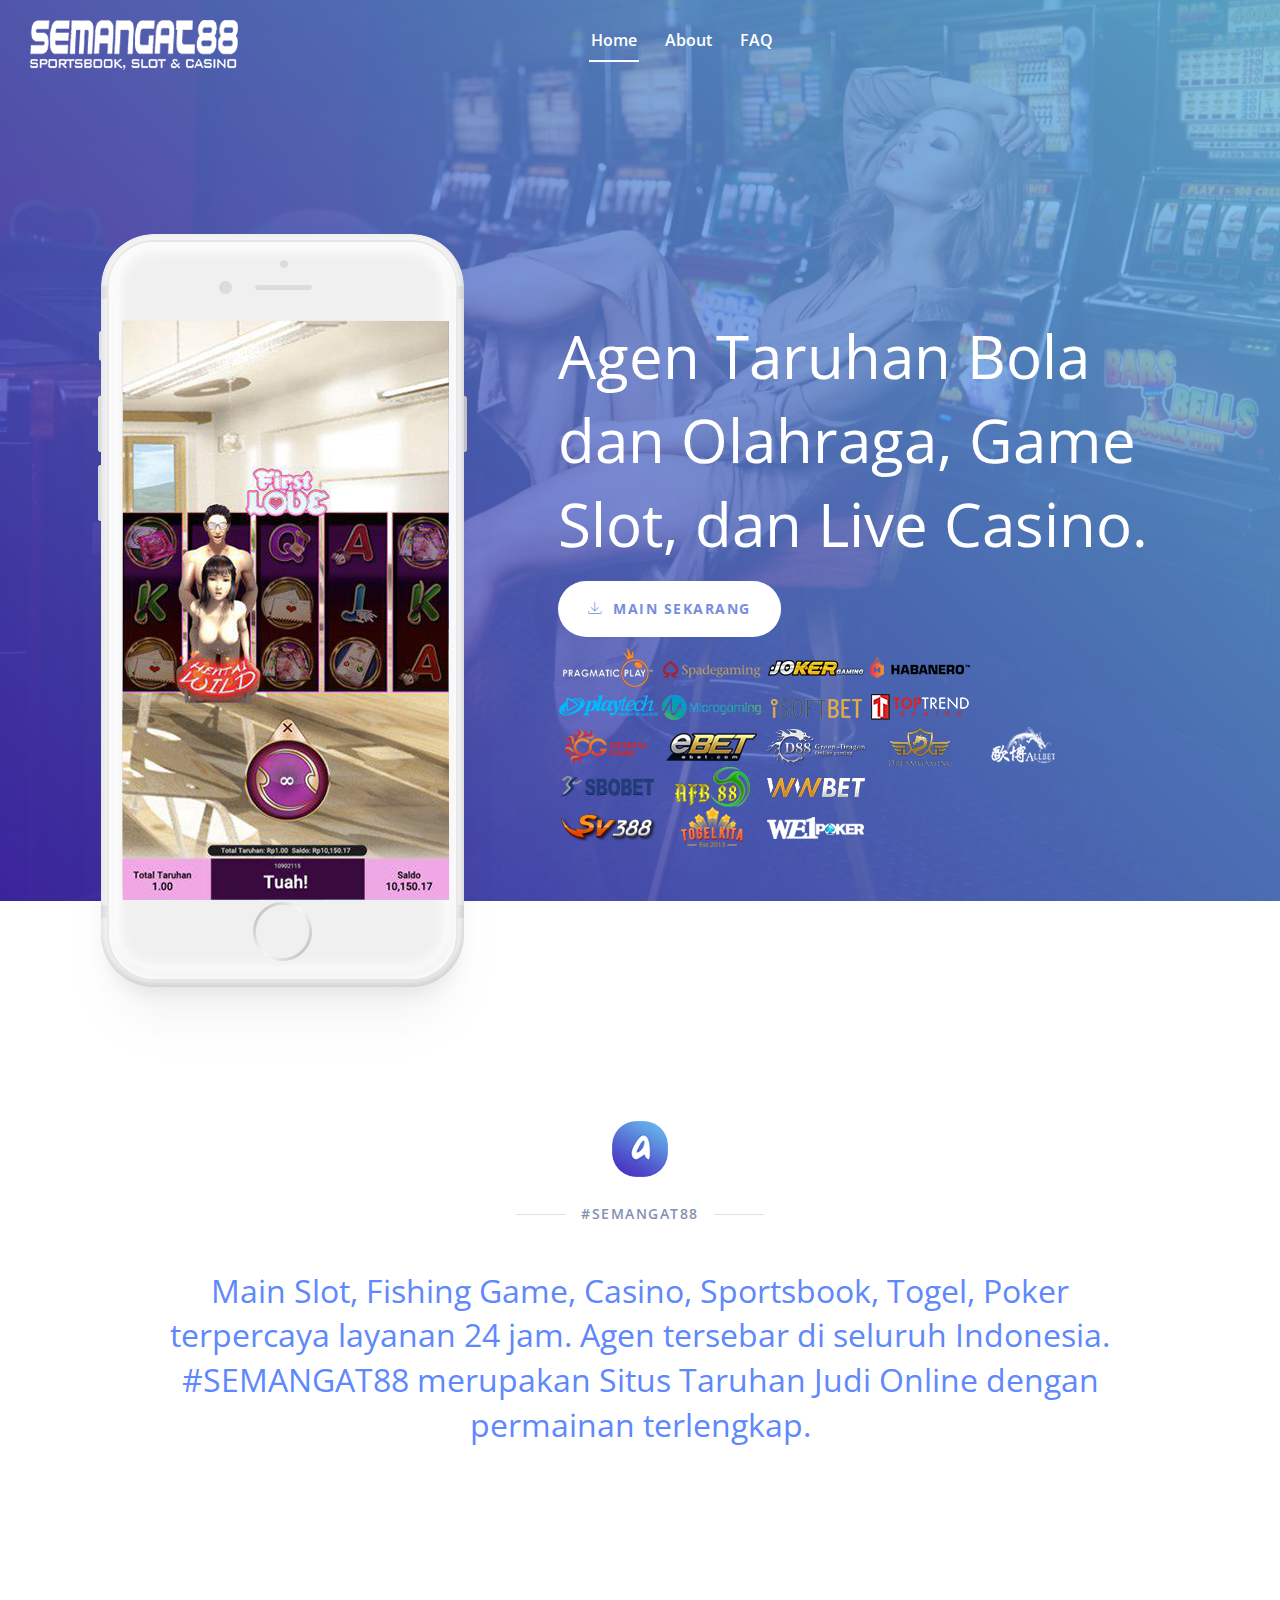
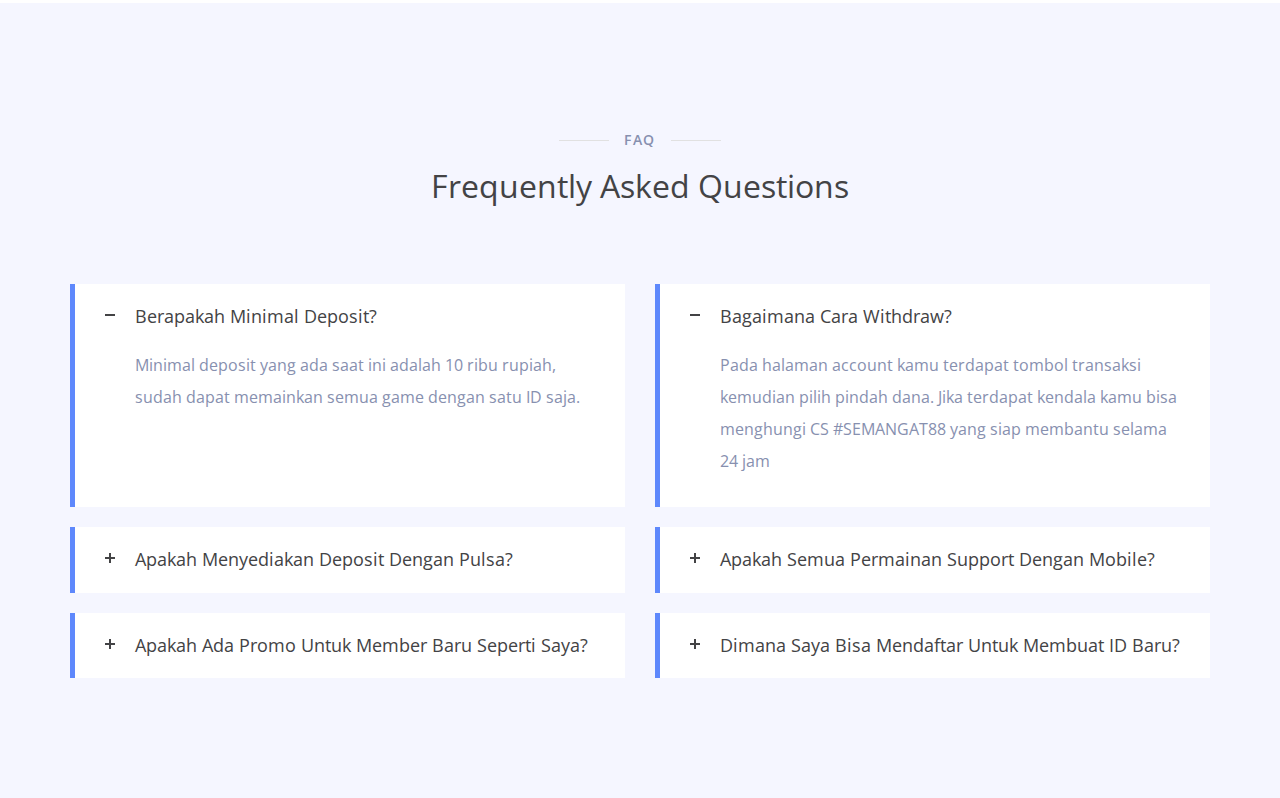
<file: index.html>
<!doctype html>
<html class="no-js" lang="zxx">

<head>
    <meta charset="utf-8">
    <meta name="author" content="Semangat88">
    <meta name="description" content="Semangat88 adalah situs taruhan judi online resmi terbesar dan terbaik di Asia dengan beragam permainan live casino online, taruhan bola dan olahraga, poker, dan game slot">
    <meta name="keywords" content="Judi Bola, Judi Online, Taruhan Bola, Slot Games, Situs Poker Online, Situs Live Casino, Semangat88, Semangat88 fun">
    <meta http-equiv="x-ua-compatible" content="ie=edge">
    <meta name="viewport" content="width=device-width, initial-scale=1.0">
    <!-- Title -->
    <title>Semangat88 Agen Taruhan Judi Bola, Game Slot dan Situs Live Casino Online Terpercaya.</title>
    <meta property="og:title" content="Semangat88 Agen Taruhan Judi Bola, Game Slot dan Situs Live Casino Online Terpercaya." />
    <meta property="og:type" content="website" />
    <meta property="og:url" content="https://semangat88.club" />
    <meta property="og:image" content="https://semangat88.club/images/header-bg.jpg" />
    <!-- Place favicon.ico in the root directory -->
    <link rel="apple-touch-icon" href="images/apple-touch-icon.png">
    <link rel="shortcut icon" type="image/ico" href="images/favicon.ico" />
    <!-- Plugin-CSS -->
    <link rel="stylesheet" href="css/bootstrap.min.css">
    <link rel="stylesheet" href="css/owl.carousel.min.css">
    <link rel="stylesheet" href="css/linearicons.css">
    <link rel="stylesheet" href="css/magnific-popup.css">
    <link rel="stylesheet" href="css/animate.css">
    <!-- Main-Stylesheets -->
    <link rel="stylesheet" href="css/normalize.css">
    <link rel="stylesheet" href="style.css">
    <link rel="stylesheet" href="css/responsive.css">
    <script src="js/vendor/modernizr-2.8.3.min.js"></script>
    <!--[if lt IE 9]>
        <script src="//oss.maxcdn.com/html5shiv/3.7.2/html5shiv.min.js"></script>
        <script src="//oss.maxcdn.com/respond/1.4.2/respond.min.js"></script>
    <![endif]-->
</head>

<body data-spy="scroll" data-target=".mainmenu-area">
    <!-- Preloader-content -->
    <div class="preloader">
        <span><img src="images/logo.png" alt="Logo"></span>
    </div>
    <!-- MainMenu-Area -->
    <nav class="mainmenu-area" data-spy="affix" data-offset-top="200">
        <div class="container-fluid">
            <div class="navbar-header">
                <button type="button" class="navbar-toggle" data-toggle="collapse" data-target="#primary_menu">
                    <span class="icon-bar"></span>
                    <span class="icon-bar"></span>
                    <span class="icon-bar"></span>
                </button>
                <a class="navbar-brand" href="#"><img src="images/logo-putih.png" alt="Logo Semangat88"></a>
            </div>
            <div class="collapse navbar-collapse" id="primary_menu">
                <ul class="nav navbar-nav mainmenu">
                    <li class="active"><a href="#home_page">Home</a></li>
                    <li><a href="#about_page">About</a></li>
                    <li><a href="#questions_page">FAQ</a></li>
                </ul>
            </div>
        </div>
    </nav>
    <!-- MainMenu-Area-End -->
    <!-- Home-Area -->
    <header class="home-area overlay" id="home_page">
        <div class="container">
            <div class="row">
                <div class="col-xs-12 hidden-sm col-md-5">
                    <figure class="mobile-image wow fadeInUp" data-wow-delay="0.2s">
                        <img src="images/header-mobile.png" alt="">
                    </figure>
                </div>
                <div class="col-xs-12 col-md-7">
                    <div class="space-80 hidden-xs"></div>
                    <h1 class="wow fadeInUp" data-wow-delay="0.4s">Agen Taruhan Bola dan Olahraga, Game Slot, dan Live Casino.</h1>
                    <a href="//letsee.bio/semangat88" class="bttn-white wow fadeInUp" data-wow-delay="0.9s"><i class="lnr lnr-download"></i>Main Sekarang</a>
                    <div class="slots-1 wow fadeInUp" data-wow-delay="0.6s">
                        <img src="images/icons/pragmatic-logo.png" alt="Slots Semangat88 Pragmatic">
                        <img src="images/icons/spadegaming-logo.png" alt="Slots Semangat88 Spadegaming">
                        <img src="images/icons/joker-logo.png" alt="Slots Semangat88 Joker">
                        <img src="images/icons/habanero-logo.png" alt="Slots Semangat88 Habanero">
                    </div>
                    <div class="slots-2 wow fadeInUp" data-wow-delay="0.6s">
                        <img src="images/icons/playtech-logo.png" alt="Slots Semangat88 Playtech">
                        <img src="images/icons/microgaming-logo.png" alt="Slots Semangat88 Microgaming">
                        <img src="images/icons/isoftbet-logo.png" alt="Slots Semangat88 ISoftbet">
                        <img src="images/icons/ttg-logo.png" alt="Slots Semangat88 Top Trend Gaming">
                    </div>
                    <div class="slots-2 wow fadeInUp" data-wow-delay="0.6s">
                        <img src="images/icons/og-logo.png" alt="Live Casino Semangat88 Oriental Gaming">
                        <img src="images/icons/ebet-logo.png" alt="Live Casino Semangat88 EBET">
                        <img src="images/icons/d88-logo.png" alt="Live Casino Semangat88 GD88">
                        <img src="images/icons/dreamgaming-logo.png" alt="Live Casino Semangat88 Dream Gaming">
                        <img src="images/icons/allbet-logo.png" alt="Live Casino Semangat88 Allbet">
                    </div>
                    <div class="slots-2 wow fadeInUp" data-wow-delay="0.6s">
                        <img src="images/icons/sbobet-logo.png" alt="Sportsbook Semangat88 Sbobet">
                        <img src="images/icons/afb-logo.png" alt="Sportsbook Semangat88 AFB">
                        <img src="images/icons/ww-logo.png" alt="Sportsbook Semangat88 WWBET">
                    </div>
                    <div class="slots-2 wow fadeInUp" data-wow-delay="0.6s">
                        <img src="images/icons/sv-logo.png" alt="semangat88 SV388 Sabung Ayam">
                        <img src="images/icons/togel-logo.png" alt="semangat88 Togel">
                        <img src="images/icons/we1-logo.png" alt="semangat88 we1 Poker">
                    </div>
                    <div class="space-20"></div>
                </div>
            </div>
        </div>
    </header>
    <!-- Home-Area-End -->
    <!-- About-Area -->
    <section class="section-padding" id="about_page">
        <div class="container">
            <div class="row">
                <div class="col-xs-12 col-md-10 col-md-offset-1">
                    <div class="page-title text-center">
                        <img src="images/about-logo.png" alt="About Logo">
                        <div class="space-20"></div>
                        <h5 class="title">#Semangat88</h5>
                        <div class="space-30"></div>
                        <h3 class="blue-color">Main Slot, Fishing Game, Casino, Sportsbook, Togel, Poker terpercaya layanan 24 jam. Agen tersebar di seluruh Indonesia. #SEMANGAT88 merupakan Situs Taruhan Judi Online dengan permainan terlengkap.</h3>
                        <div class="space-20"></div>
                    </div>
                </div>
            </div>
        </div>
    </section>
    <!-- About-Area-End -->
    <!--Questions-Area -->
    <section id="questions_page" class="questions-area section-padding">
        <div class="container">
            <div class="row">
                <div class="col-xs-12">
                    <div class="page-title text-center">
                        <h5 class="title">FAQ</h5>
                        <h3 class="dark-color">Frequently Asked Questions</h3>
                        <div class="space-60"></div>
                    </div>
                </div>
            </div>
            <div class="row">
                <div class="col-xs-12 col-sm-6">
                    <div class="toggole-boxs">
                        <h3>Berapakah Minimal Deposit? </h3>
                        <div>
                            <p>Minimal deposit yang ada saat ini adalah 10 ribu rupiah, sudah dapat memainkan semua game dengan satu ID saja.</p>
                        </div>
                        <h3>Apakah Menyediakan Deposit Dengan Pulsa? </h3>
                        <div>
                            <p>Semangat88 menyediakan deposit pulsa dengan rate tertinggi, pelayanan yang cepat dan juga ramah untuk provider TELKOMSEL dan XL.</p>
                        </div>
                        <h3>Apakah Ada Promo Untuk Member Baru Seperti Saya? </h3>
                        <div>
                            <p>Kamu bisa mendapatkan Bonus New Member Slot  100%, Bonus Deposit New Member 10%, Bonus Deposit Harian 10%, Bonus New member Poker 30%, Bonus Deposit  Harian Semua Game 10%. </p>
                        </div>
                    </div>
                </div>
                <div class="col-xs-12 col-sm-6">
                    <div class="space-20 hidden visible-xs"></div>
                    <div class="toggole-boxs">
                        <h3>Bagaimana Cara Withdraw? </h3>
                        <div>
                            <p>Pada halaman account kamu terdapat tombol transaksi kemudian pilih pindah dana. Jika terdapat kendala kamu bisa menghungi CS #SEMANGAT88 yang siap membantu selama 24 jam</p>
                        </div>
                        <h3>Apakah Semua Permainan Support Dengan Mobile? </h3>
                        <div>
                            <p>Semua permainan yang disediakan oleh #SEMANGAT88 support dengan semua gadget kesayangan kamu.</p>
                        </div>
                        <h3>Dimana Saya Bisa Mendaftar Untuk Membuat ID Baru? </h3>
                        <div>
                            <p>Kamu bisa mendaftarkan ID baru dengan mengakses halaman <a href="//letsee.bio/semangat88" alt="Register">Registrasi</a>. ID yang Kamu daftarkan cukup satu saja untuk dapat memainkan semua game yang  disediakan oleh SEMANGAT88.</p>
                        </div>
                    </div>
                </div>
            </div>
        </div>
    </section>
    <!--Questions-Area-End -->
    <!--Vendor-JS-->
    <script src="js/vendor/jquery-1.12.4.min.js"></script>
    <script src="js/vendor/jquery-ui.js"></script>
    <script src="js/vendor/bootstrap.min.js"></script>
    <!--Plugin-JS-->
    <script src="js/owl.carousel.min.js"></script>
    <script src="js/contact-form.js"></script>
    <script src="js/ajaxchimp.js"></script>
    <script src="js/scrollUp.min.js"></script>
    <script src="js/magnific-popup.min.js"></script>
    <script src="js/wow.min.js"></script>
    <!--Main-active-JS-->
    <script src="js/main.js"></script>
</body>

</html>
</file>
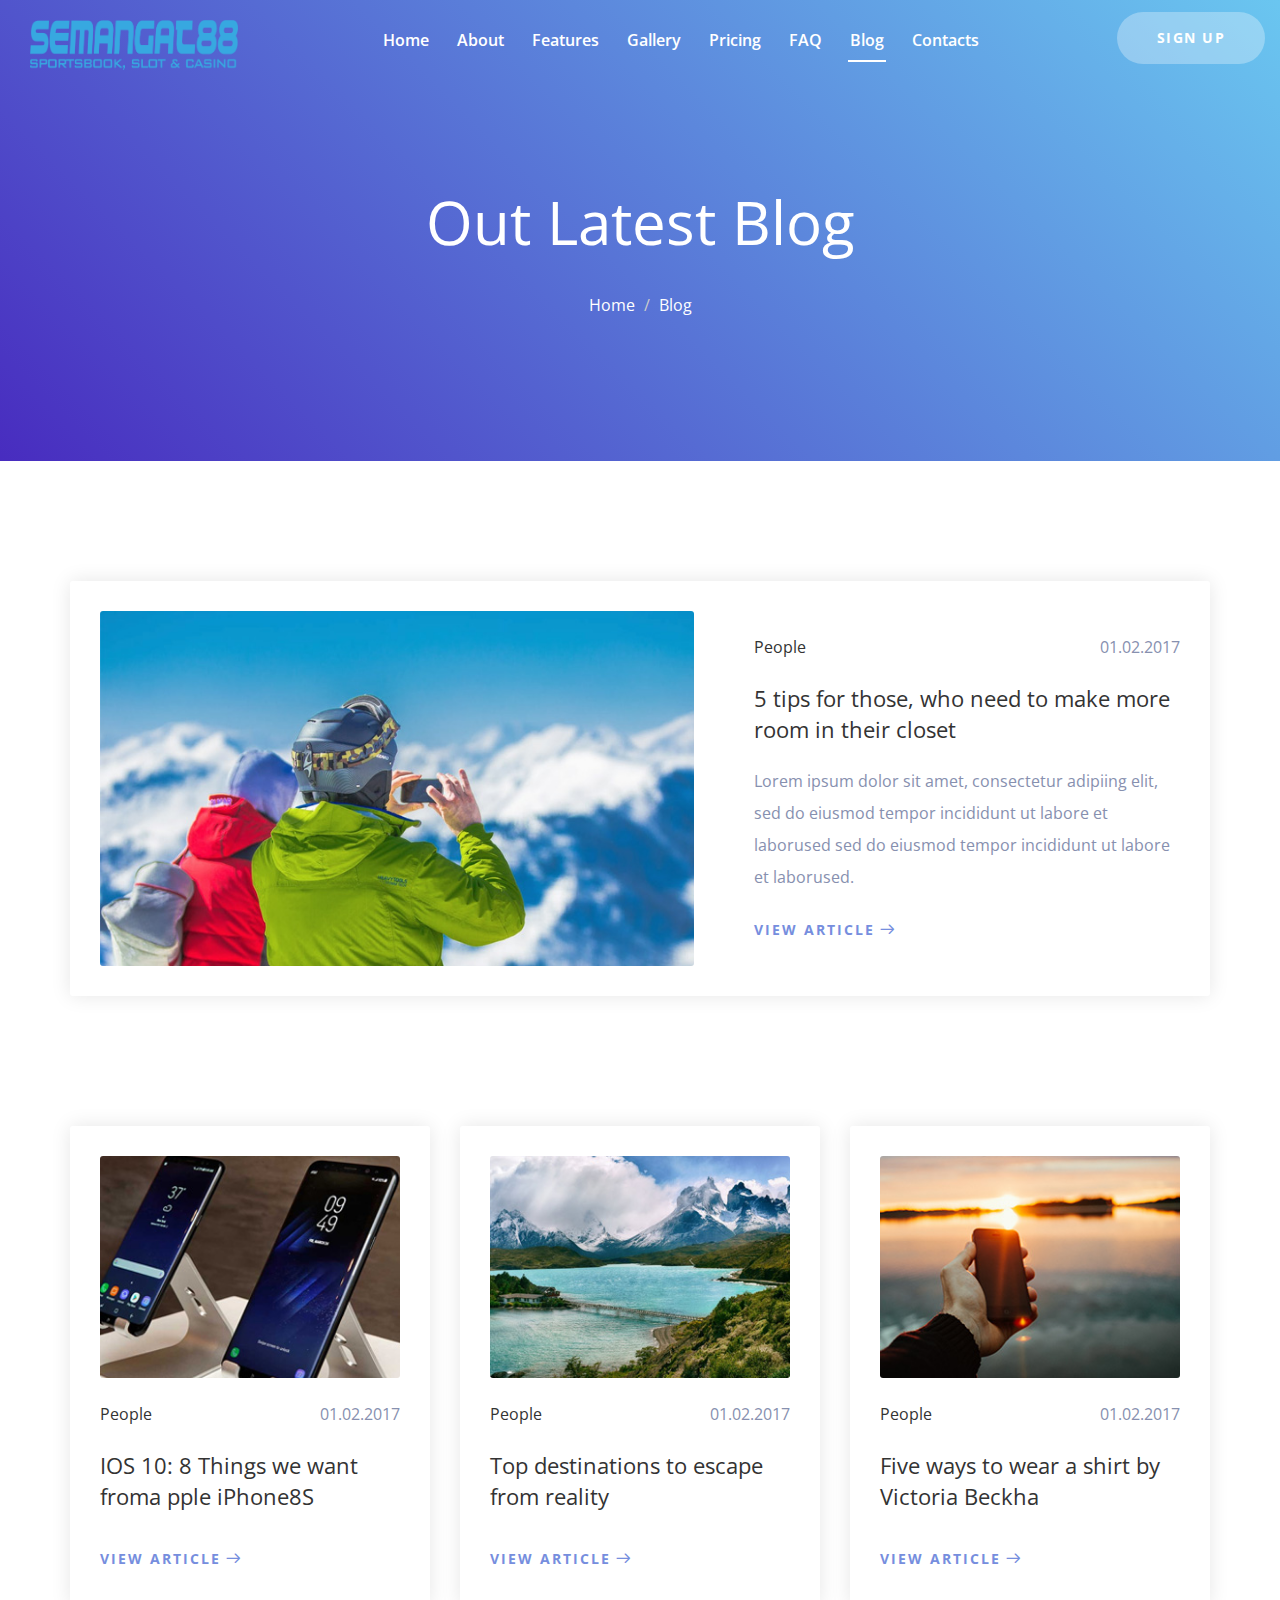
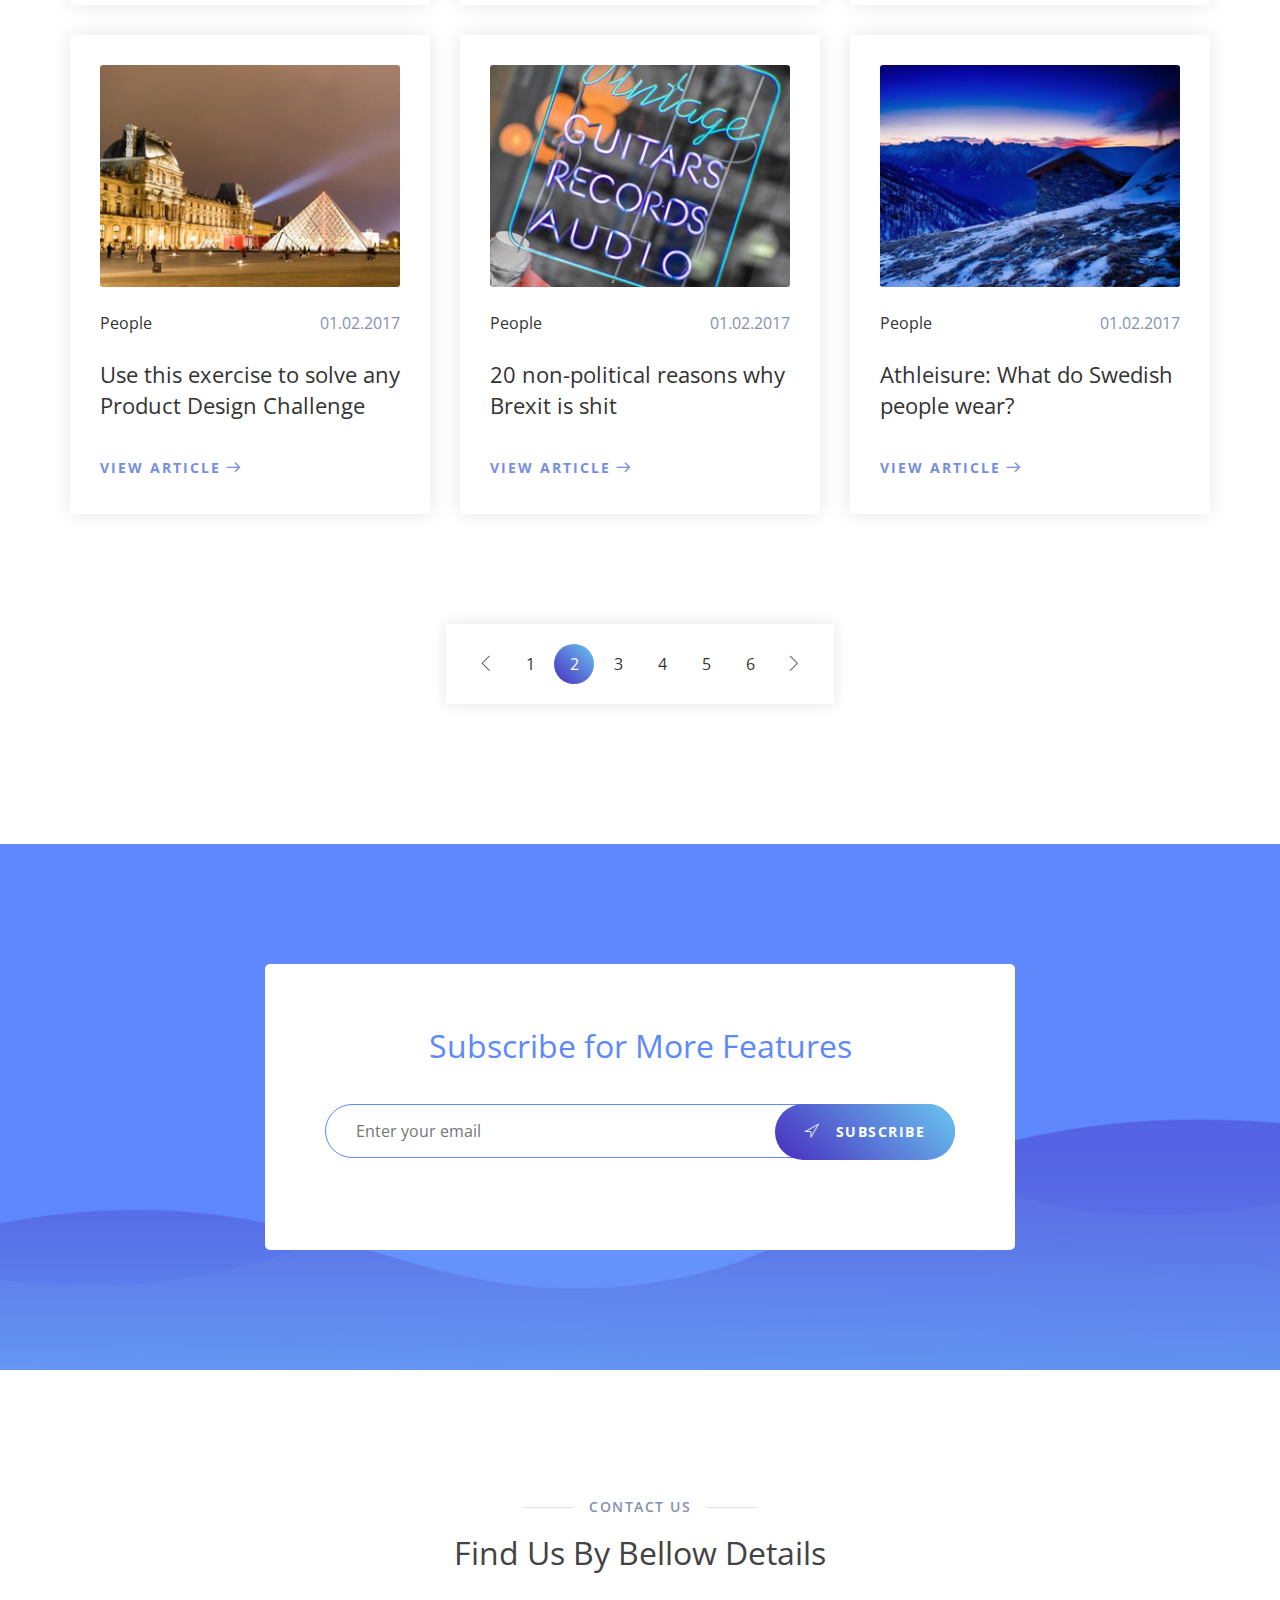
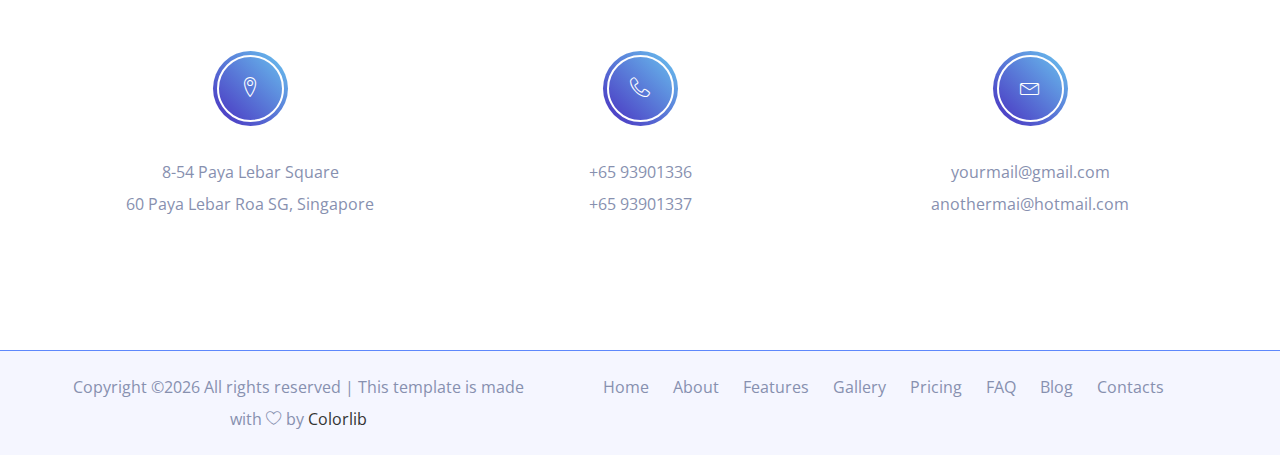
<file: blog.html>
<!doctype html>
<html class="no-js" lang="zxx">

<head>
    <meta charset="utf-8">
    <meta name="author" content="Ashekur Rahman">
    <meta name="description" content="">
    <meta name="keywords" content="HTML,CSS,XML,JavaScript">
    <meta http-equiv="x-ua-compatible" content="ie=edge">
    <meta name="viewport" content="width=device-width, initial-scale=1.0">
    <!-- Title -->
    <title>Appy App Landing Template.</title>
    <!-- Place favicon.ico in the root directory -->
    <link rel="apple-touch-icon" href="images/apple-touch-icon.png">
    <link rel="shortcut icon" type="image/ico" href="images/favicon.ico" />
    <!-- Plugin-CSS -->
    <link rel="stylesheet" href="css/bootstrap.min.css">
    <link rel="stylesheet" href="css/owl.carousel.min.css">
    <link rel="stylesheet" href="css/linearicons.css">
    <link rel="stylesheet" href="css/magnific-popup.css">
    <link rel="stylesheet" href="css/animate.css">
    <!-- Main-Stylesheets -->
    <link rel="stylesheet" href="css/normalize.css">
    <link rel="stylesheet" href="style.css">
    <link rel="stylesheet" href="css/responsive.css">
    <script src="js/vendor/modernizr-2.8.3.min.js"></script>
    <!--[if lt IE 9]>
        <script src="//oss.maxcdn.com/html5shiv/3.7.2/html5shiv.min.js"></script>
        <script src="//oss.maxcdn.com/respond/1.4.2/respond.min.js"></script>
    <![endif]-->
</head>

<body data-spy="scroll" data-target=".mainmenu-area">
    <!-- Preloader-content -->
    <div class="preloader">
        <span><i class="lnr lnr-sun"></i></span>
    </div>
    <!-- MainMenu-Area -->
    <nav class="mainmenu-area" data-spy="affix" data-offset-top="200">
        <div class="container-fluid">
            <div class="navbar-header">
                <button type="button" class="navbar-toggle" data-toggle="collapse" data-target="#primary_menu">
                    <span class="icon-bar"></span>
                    <span class="icon-bar"></span>
                    <span class="icon-bar"></span>
                </button>
                <a class="navbar-brand" href="#"><img src="images/logo.png" alt="Logo"></a>
            </div>
            <div class="collapse navbar-collapse" id="primary_menu">
                <ul class="nav navbar-nav mainmenu">
                    <li><a href="index.html#home_page">Home</a></li>
                    <li><a href="index.html#about_page">About</a></li>
                    <li><a href="index.html#features_page">Features</a></li>
                    <li><a href="index.html#gallery_page">Gallery</a></li>
                    <li><a href="index.html#price_page">Pricing</a></li>
                    <li><a href="index.html#questions_page">FAQ</a></li>
                    <li class="active"><a href="blog.html">Blog</a></li>
                    <li><a href="index.html#contact_page">Contacts</a></li>
                </ul>
                <div class="right-button hidden-xs">
                    <a href="#">Sign Up</a>
                </div>
            </div>
        </div>
    </nav>
    <!-- MainMenu-Area-End -->

    <header class="site-header">
        <div class="container">
            <div class="row">
                <div class="col-xs-12 text-center">
                    <h1 class="white-color">Out Latest Blog</h1>
                    <ul class="breadcrumb">
                        <li><a href="index.html">Home</a></li>
                        <li>Blog</li>
                    </ul>
                </div>
            </div>
        </div>
    </header>
    <div class="section-padding">
        <div class="container">
            <div class="row">
                <div class="col-xs-12">
                    <article class="post-single sticky">
                        <figure class="post-media">
                            <img src="images/sticky-image.jpg" alt="">
                        </figure>
                        <div class="post-body">
                            <div class="post-meta">
                                <div class="post-tags"><a href="#">People</a></div>
                                <div class="post-date">01.02.2017</div>
                            </div>
                            <h4 class="dark-color"><a href="single.html">5 tips for those, who need to make more room in their closet</a></h4>
                            <p>Lorem ipsum dolor sit amet, consectetur adipiing elit, sed do eiusmod tempor incididunt ut labore et laborused sed do eiusmod tempor incididunt ut labore et laborused.</p>
                            <a href="single.html" class="read-more">View Article</a>
                        </div>
                    </article>
                    <div class="space-100"></div>
                </div>
            </div>
            <div class="row">
                <div class="col-xs-12 col-sm-6 col-md-4">
                    <article class="post-single">
                        <figure class="post-media">
                            <img src="images/blog-1.jpg" alt="">
                        </figure>
                        <div class="post-body">
                            <div class="post-meta">
                                <div class="post-tags"><a href="#">People</a></div>
                                <div class="post-date">01.02.2017</div>
                            </div>
                            <h4 class="dark-color"><a href="single.html">IOS 10: 8 Things we want froma pple iPhone8S</a></h4>
                            <a href="single.html" class="read-more">View Article</a>
                        </div>
                    </article>
                </div>
                <div class="col-xs-12 col-sm-6 col-md-4">
                    <article class="post-single">
                        <figure class="post-media">
                            <img src="images/blog-2.jpg" alt="">
                        </figure>
                        <div class="post-body">
                            <div class="post-meta">
                                <div class="post-tags"><a href="#">People</a></div>
                                <div class="post-date">01.02.2017</div>
                            </div>
                            <h4 class="dark-color"><a href="single.html">Top destinations to escape from reality</a></h4>
                            <a href="single.html" class="read-more">View Article</a>
                        </div>
                    </article>
                </div>
                <div class="col-xs-12 col-sm-6 col-md-4">
                    <article class="post-single">
                        <figure class="post-media">
                            <img src="images/blog-3.jpg" alt="">
                        </figure>
                        <div class="post-body">
                            <div class="post-meta">
                                <div class="post-tags"><a href="#">People</a></div>
                                <div class="post-date">01.02.2017</div>
                            </div>
                            <h4 class="dark-color"><a href="single.html">Five ways to wear a shirt by Victoria Beckha</a></h4>
                            <a href="single.html" class="read-more">View Article</a>
                        </div>
                    </article>
                </div>
                <div class="col-xs-12 col-sm-6 col-md-4">
                    <article class="post-single">
                        <figure class="post-media">
                            <img src="images/blog-4.jpg" alt="">
                        </figure>
                        <div class="post-body">
                            <div class="post-meta">
                                <div class="post-tags"><a href="#">People</a></div>
                                <div class="post-date">01.02.2017</div>
                            </div>
                            <h4 class="dark-color"><a href="single.html">Use this exercise to solve any Product Design Challenge</a></h4>
                            <a href="single.html" class="read-more">View Article</a>
                        </div>
                    </article>
                </div>
                <div class="col-xs-12 col-sm-6 col-md-4">
                    <article class="post-single">
                        <figure class="post-media">
                            <img src="images/blog-5.jpg" alt="">
                        </figure>
                        <div class="post-body">
                            <div class="post-meta">
                                <div class="post-tags"><a href="#">People</a></div>
                                <div class="post-date">01.02.2017</div>
                            </div>
                            <h4 class="dark-color"><a href="single.html">20 non-political reasons why Brexit is shit</a></h4>
                            <a href="single.html" class="read-more">View Article</a>
                        </div>
                    </article>
                </div>
                <div class="col-xs-12 col-sm-6 col-md-4">
                    <article class="post-single">
                        <figure class="post-media">
                            <img src="images/blog-6.jpg" alt="">
                        </figure>
                        <div class="post-body">
                            <div class="post-meta">
                                <div class="post-tags"><a href="#">People</a></div>
                                <div class="post-date">01.02.2017</div>
                            </div>
                            <h4 class="dark-color"><a href="single.html">Athleisure: What do Swedish people wear?</a></h4>
                            <a href="single.html" class="read-more">View Article</a>
                        </div>
                    </article>
                </div>
            </div>
            <div class="row">
                <div class="col-xs-12">
                    <div class="pagination">
                        <div class="nav-links">
                            <a href="#" class="prev page-numbers"><i class="lnr lnr-chevron-left"></i></a>
                            <a href="#" class="page-numbers">1</a>
                            <span class="page-numbers current">2</span>
                            <a href="#" class="page-numbers">3</a>
                            <a href="#" class="page-numbers">4</a>
                            <a href="#" class="page-numbers">5</a>
                            <a href="#" class="page-numbers">6</a>
                            <a href="#" class="next page-numbers"><i class="lnr lnr-chevron-right"></i></a>
                        </div>
                    </div>
                </div>
            </div>
        </div>
    </div>
    <!-- Subscribe-Form -->
    <div class="subscribe-area section-padding">
        <div class="container">
            <div class="row">
                <div class="col-xs-12 col-sm-8 col-sm-offset-2">
                    <div class="subscribe-form text-center">
                        <h3 class="blue-color">Subscribe for More Features</h3>
                        <div class="space-20"></div>
                        <form id="mc-form">
                            <input type="email" class="control" placeholder="Enter your email" required="required" id="mc-email">
                            <button class="bttn-white active" type="submit"><span class="lnr lnr-location"></span> Subscribe</button>
                            <label class="mt10" for="mc-email"></label>
                        </form>
                    </div>
                </div>
            </div>
        </div>
    </div>
    <!-- Subscribe-Form-Area -->
    <!-- Footer-Area -->
    <footer class="footer-area" id="contact_page">
        <div class="section-padding">
            <div class="container">
                <div class="row">
                    <div class="col-xs-12">
                        <div class="page-title text-center">
                            <h5 class="title">Contact US</h5>
                            <h3 class="dark-color">Find Us By Bellow Details</h3>
                            <div class="space-60"></div>
                        </div>
                    </div>
                </div>
                <div class="row">
                    <div class="col-xs-12 col-sm-4">
                        <div class="footer-box">
                            <div class="box-icon">
                                <span class="lnr lnr-map-marker"></span>
                            </div>
                            <p>8-54 Paya Lebar Square <br /> 60 Paya Lebar Roa SG, Singapore</p>
                        </div>
                        <div class="space-30 hidden visible-xs"></div>
                    </div>
                    <div class="col-xs-12 col-sm-4">
                        <div class="footer-box">
                            <div class="box-icon">
                                <span class="lnr lnr-phone-handset"></span>
                            </div>
                            <p>+65 93901336 <br /> +65 93901337</p>
                        </div>
                        <div class="space-30 hidden visible-xs"></div>
                    </div>
                    <div class="col-xs-12 col-sm-4">
                        <div class="footer-box">
                            <div class="box-icon">
                                <span class="lnr lnr-envelope"></span>
                            </div>
                            <p>yourmail@gmail.com <br /> anothermai@hotmail.com
                            </p>
                        </div>
                    </div>
                </div>
            </div>
        </div>
        <!-- Footer-Bootom -->
        <div class="footer-bottom">
            <div class="container">
                <div class="row">
                    <div class="col-xs-12 col-md-5">

                        <!-- Link back to Colorlib can't be removed. Template is licensed under CC BY 3.0. -->
            <span>Copyright &copy;<script>document.write(new Date().getFullYear());</script> All rights reserved | This template is made with <i class="lnr lnr-heart" aria-hidden="true"></i> by <a href="https://colorlib.com" target="_blank">Colorlib</a></span>
            <!-- Link back to Colorlib can't be removed. Template is licensed under CC BY 3.0. -->
                        <div class="space-30 hidden visible-xs"></div>
                    </div>
                    <div class="col-xs-12 col-md-7">
                        <div class="footer-menu">
                            <ul>
                                <li class="active"><a href="index.html#home_page">Home</a></li>
                                <li><a href="index.html#about_page">About</a></li>
                                <li><a href="index.html#features_page">Features</a></li>
                                <li><a href="index.html#gallery_page">Gallery</a></li>
                                <li><a href="index.html#price_page">Pricing</a></li>
                                <li><a href="index.html#questions_page">FAQ</a></li>
                                <li><a href="blog.html">Blog</a></li>
                                <li><a href="index.html#contact_page">Contacts</a></li>
                            </ul>
                        </div>
                    </div>
                </div>
            </div>
        </div>
        <!-- Footer-Bootom-End -->
    </footer>
    <!-- Footer-Area-End -->
    <!--Vendor-JS-->
    <script src="js/vendor/jquery-1.12.4.min.js"></script>
    <script src="js/vendor/jquery-ui.js"></script>
    <script src="js/vendor/bootstrap.min.js"></script>
    <!--Plugin-JS-->
    <script src="js/owl.carousel.min.js"></script>
    <script src="js/contact-form.js"></script>
    <script src="js/ajaxchimp.js"></script>
    <script src="js/scrollUp.min.js"></script>
    <script src="js/magnific-popup.min.js"></script>
    <script src="js/wow.min.js"></script>
    <!--Main-active-JS-->
    <script src="js/main.js"></script>
</body>

</html>
</file>
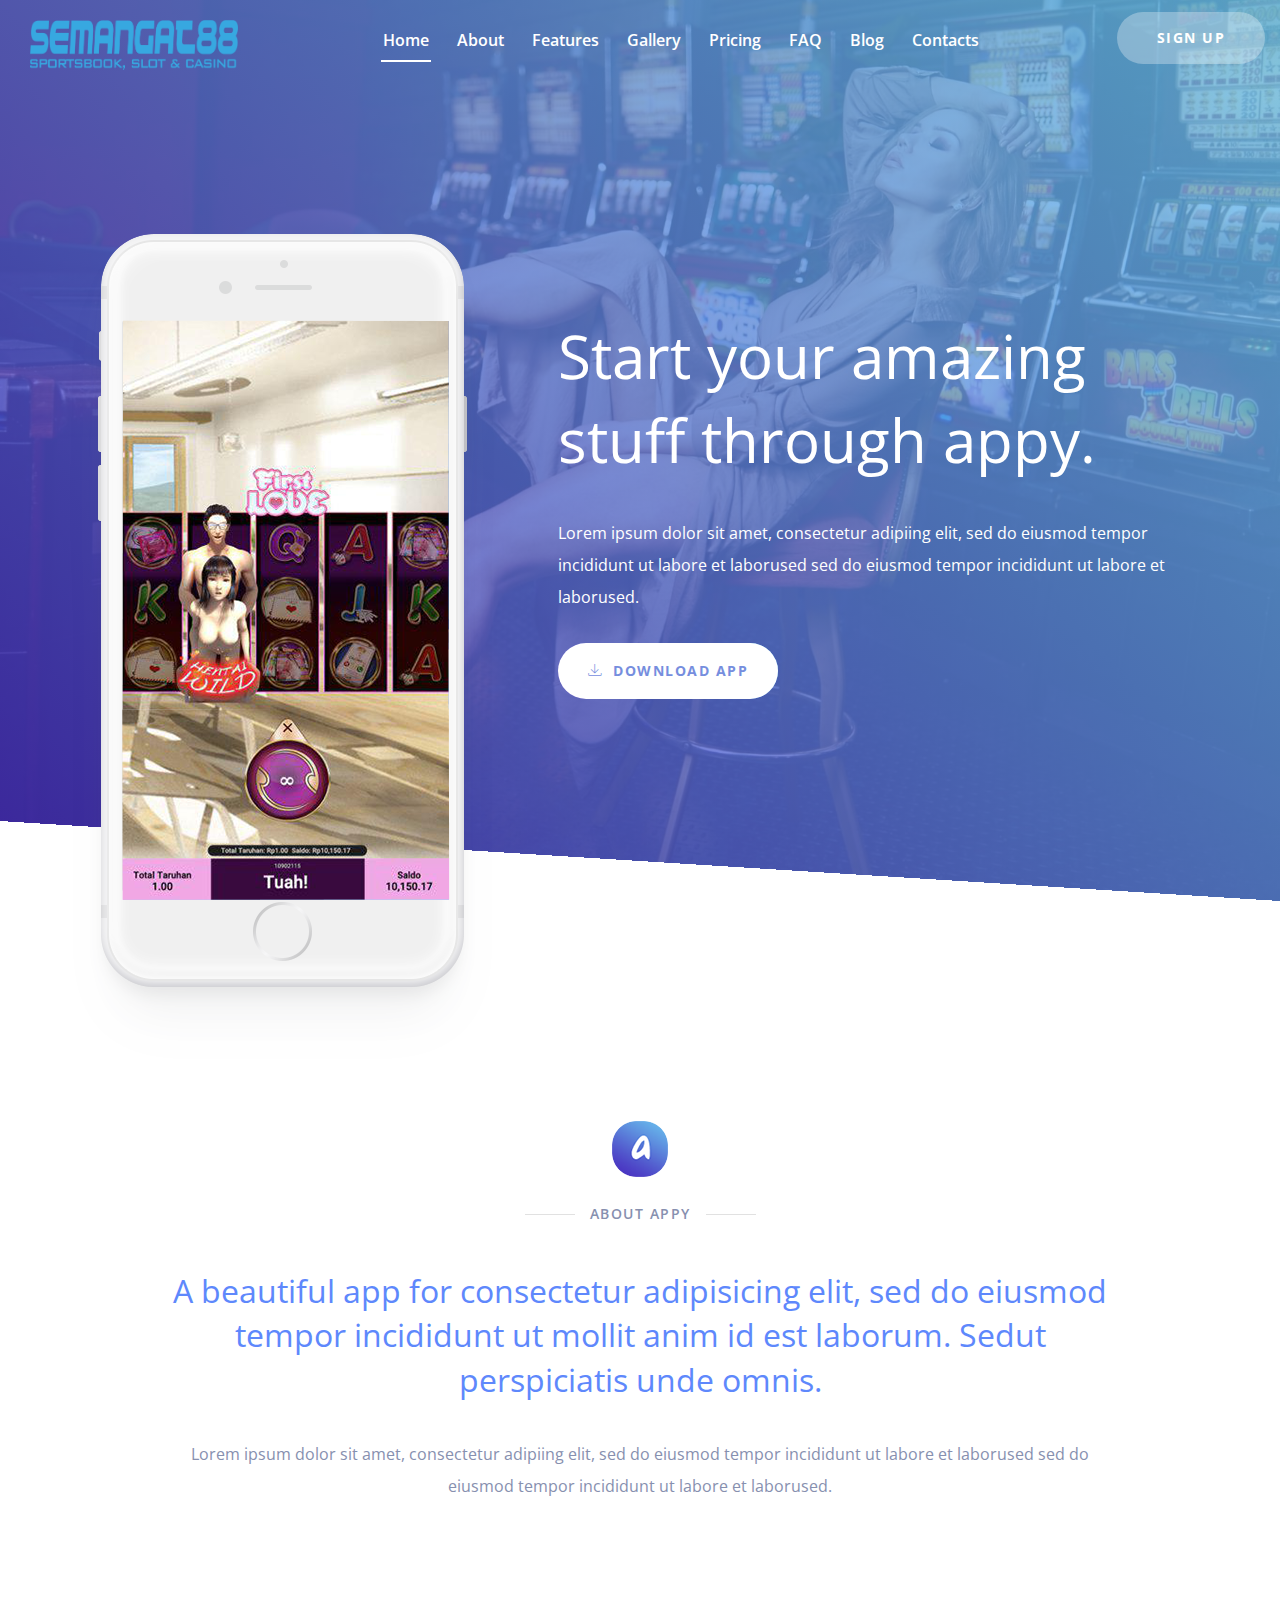
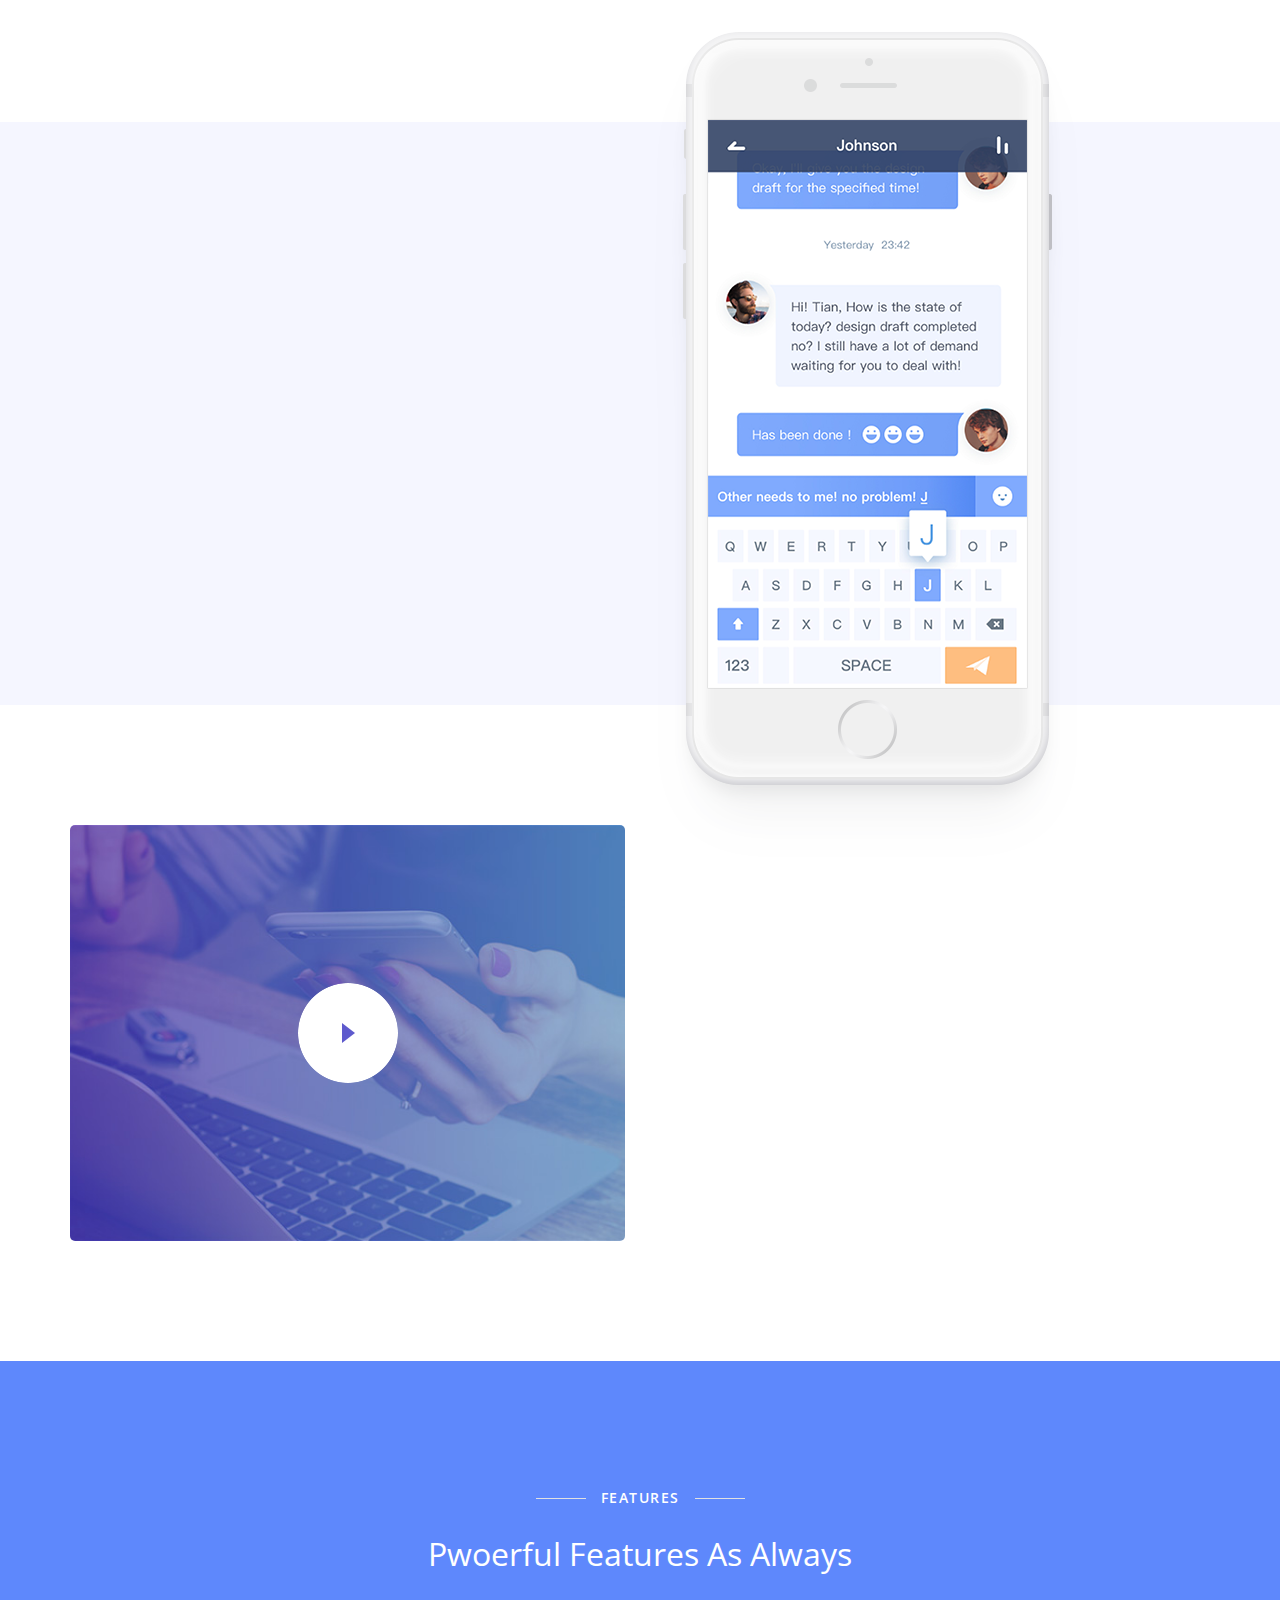
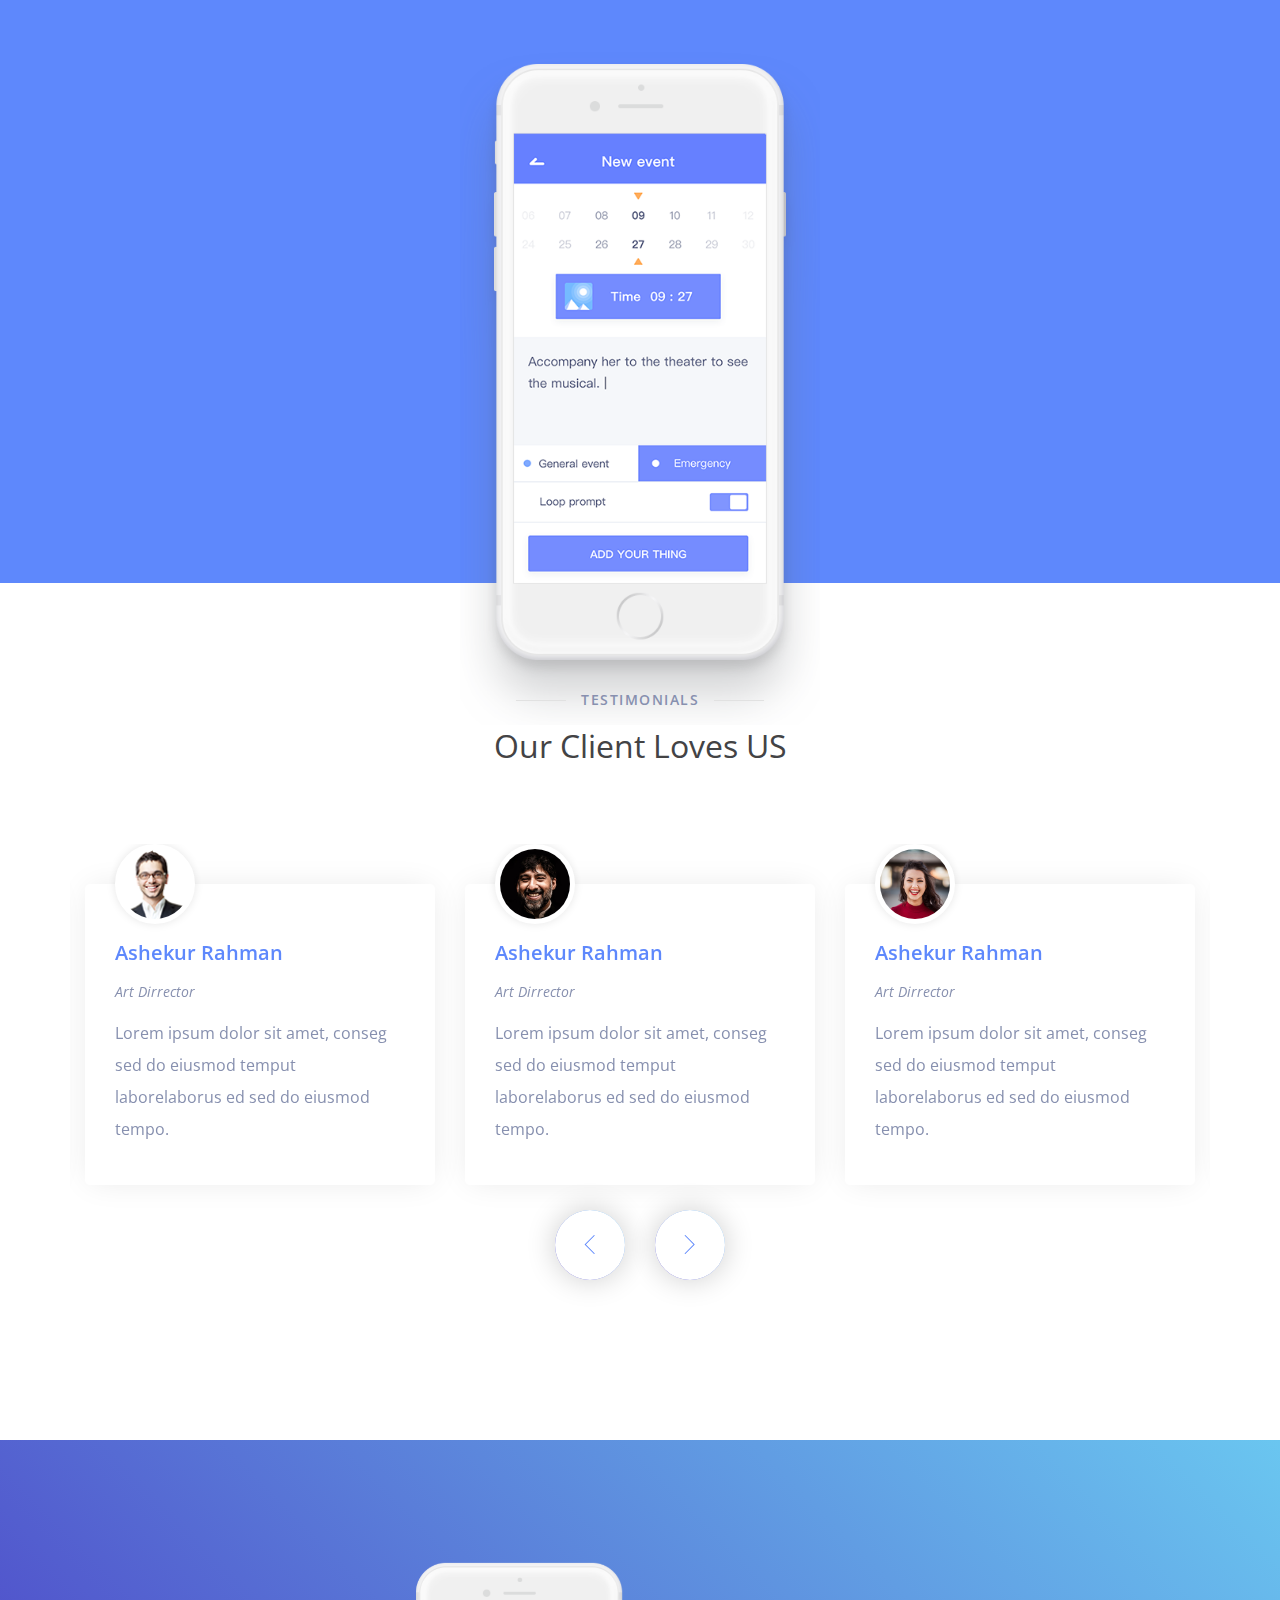
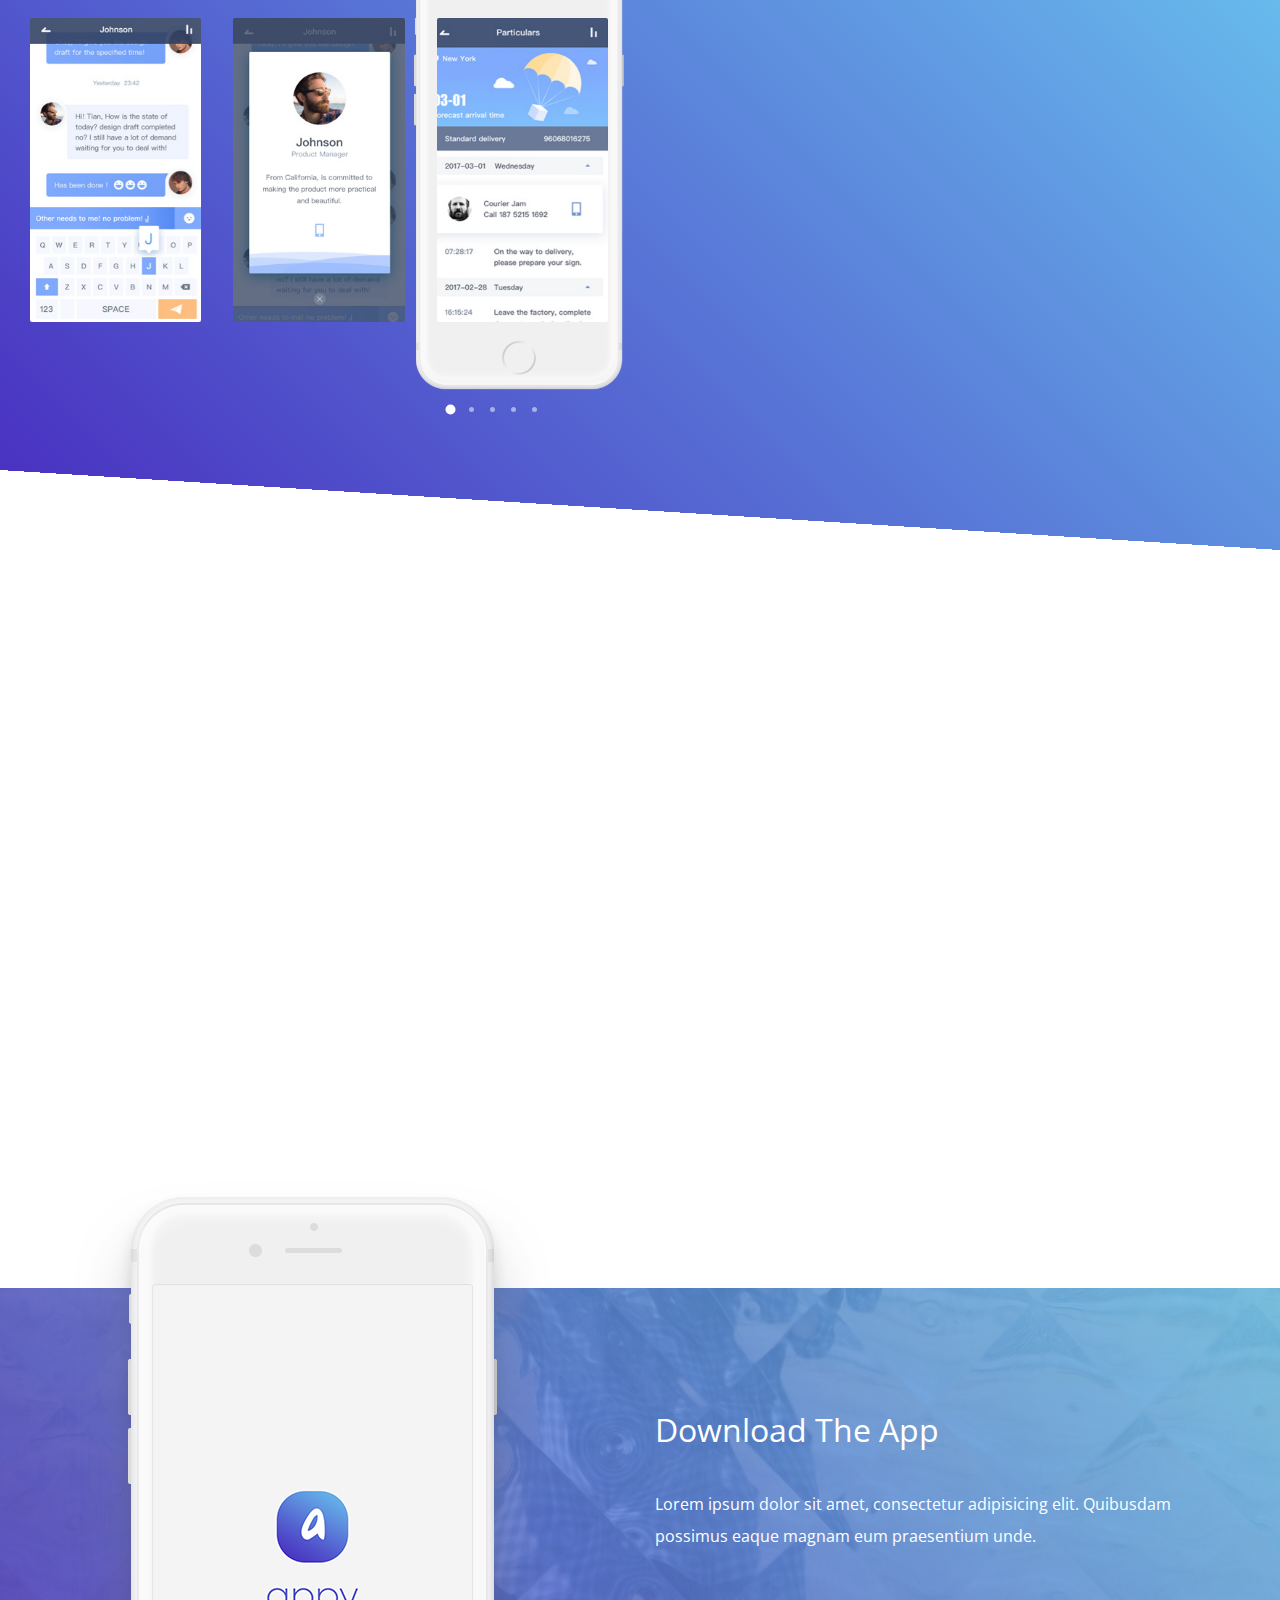
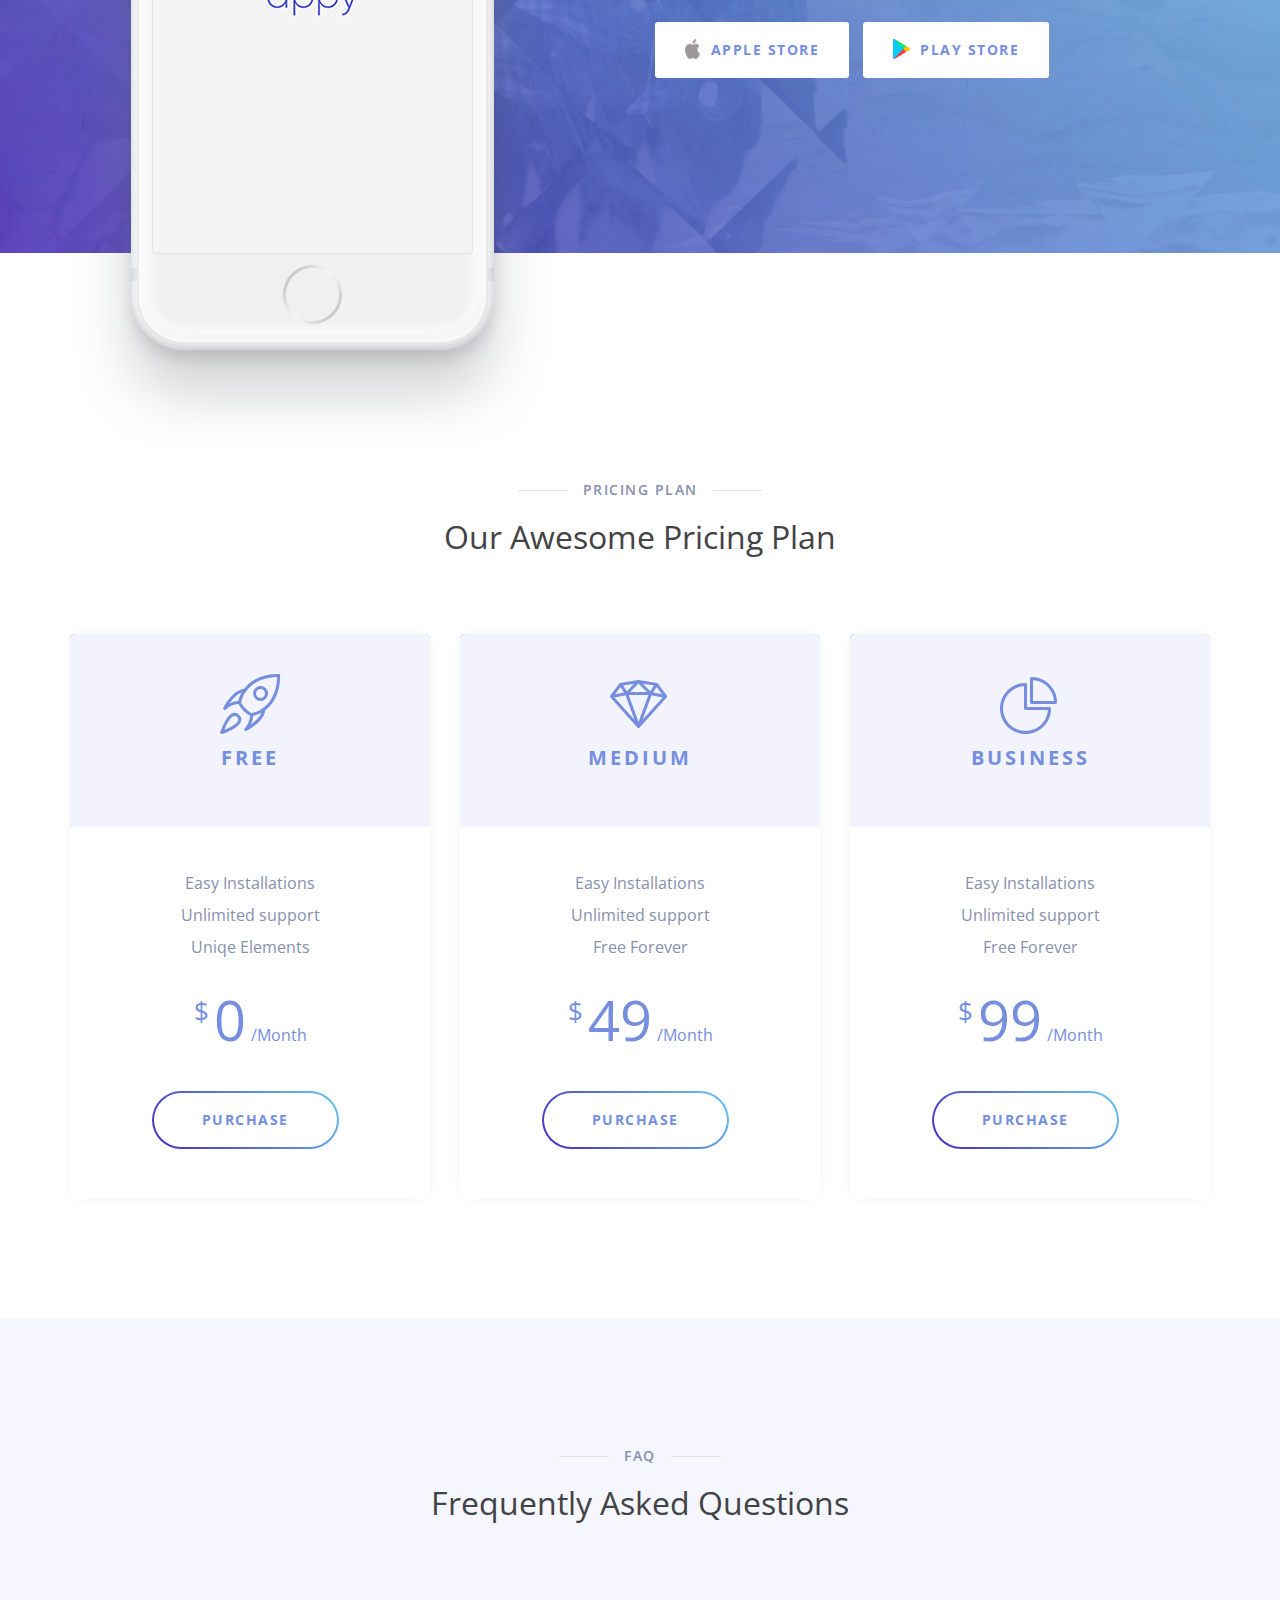
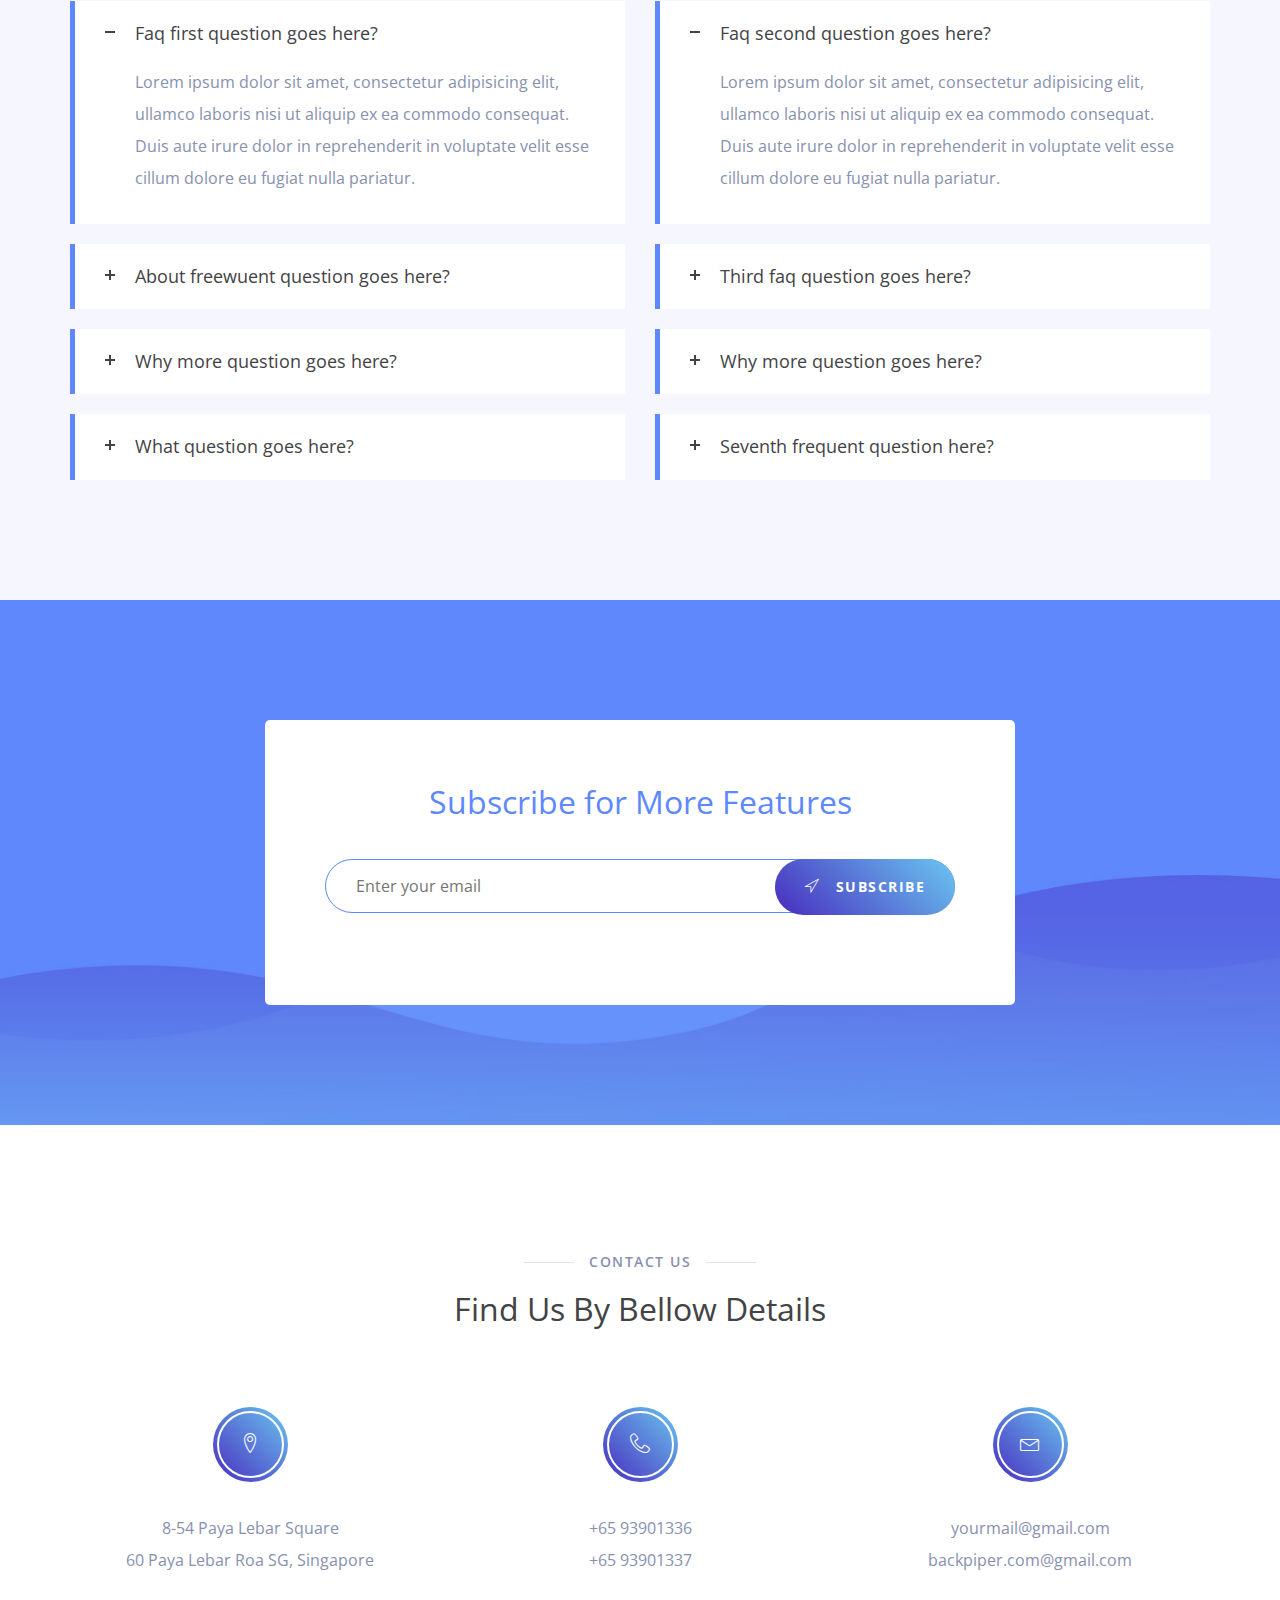
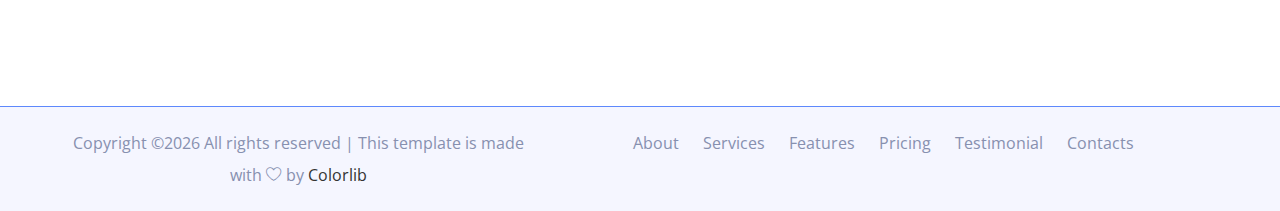
<file: index2.html>
<!doctype html>
<html class="no-js" lang="zxx">

<head>
    <meta charset="utf-8">
    <meta name="author" content="Sumon Rahman">
    <meta name="description" content="">
    <meta name="keywords" content="HTML,CSS,XML,JavaScript">
    <meta http-equiv="x-ua-compatible" content="ie=edge">
    <meta name="viewport" content="width=device-width, initial-scale=1.0">
    <!-- Title -->
    <title>Appy App Landing Template.</title>
    <!-- Place favicon.ico in the root directory -->
    <link rel="apple-touch-icon" href="images/apple-touch-icon.png">
    <link rel="shortcut icon" type="image/ico" href="images/favicon.ico" />
    <!-- Plugin-CSS -->
    <link rel="stylesheet" href="css/bootstrap.min.css">
    <link rel="stylesheet" href="css/owl.carousel.min.css">
    <link rel="stylesheet" href="css/linearicons.css">
    <link rel="stylesheet" href="css/magnific-popup.css">
    <link rel="stylesheet" href="css/animate.css">
    <!-- Main-Stylesheets -->
    <link rel="stylesheet" href="css/normalize.css">
    <link rel="stylesheet" href="style.css">
    <link rel="stylesheet" href="css/responsive.css">
    <script src="js/vendor/modernizr-2.8.3.min.js"></script>
    <!--[if lt IE 9]>
        <script src="//oss.maxcdn.com/html5shiv/3.7.2/html5shiv.min.js"></script>
        <script src="//oss.maxcdn.com/respond/1.4.2/respond.min.js"></script>
    <![endif]-->
</head>

<body data-spy="scroll" data-target=".mainmenu-area">
    <!-- Preloader-content -->
    <div class="preloader">
        <span><i class="lnr lnr-sun"></i></span>
    </div>
    <!-- MainMenu-Area -->
    <nav class="mainmenu-area" data-spy="affix" data-offset-top="200">
        <div class="container-fluid">
            <div class="navbar-header">
                <button type="button" class="navbar-toggle" data-toggle="collapse" data-target="#primary_menu">
                    <span class="icon-bar"></span>
                    <span class="icon-bar"></span>
                    <span class="icon-bar"></span>
                </button>
                <a class="navbar-brand" href="#"><img src="images/logo.png" alt="Logo"></a>
            </div>
            <div class="collapse navbar-collapse" id="primary_menu">
                <ul class="nav navbar-nav mainmenu">
                    <li class="active"><a href="#home_page">Home</a></li>
                    <li><a href="#about_page">About</a></li>
                    <li><a href="#features_page">Features</a></li>
                    <li><a href="#gallery_page">Gallery</a></li>
                    <li><a href="#price_page">Pricing</a></li>
                    <li><a href="#questions_page">FAQ</a></li>
                    <li><a href="blog.html">Blog</a></li>
                    <li><a href="#contact_page">Contacts</a></li>
                </ul>
                <div class="right-button hidden-xs">
                    <a href="#">Sign Up</a>
                </div>
            </div>
        </div>
    </nav>
    <!-- MainMenu-Area-End -->
    <!-- Home-Area -->
    <header class="home-area overlay angle" id="home_page">
        <div class="container">
            <div class="row">
                <div class="col-xs-12 hidden-sm col-md-5">
                    <figure class="mobile-image wow fadeInUp" data-wow-delay="0.2s">
                        <img src="images/header-mobile.png" alt="">
                    </figure>
                </div>
                <div class="col-xs-12 col-md-7">
                    <div class="space-80 hidden-xs"></div>
                    <h1 class="wow fadeInUp" data-wow-delay="0.4s">Start your amazing stuff through appy.</h1>
                    <div class="space-20"></div>
                    <div class="desc wow fadeInUp" data-wow-delay="0.6s">
                        <p>Lorem ipsum dolor sit amet, consectetur adipiing elit, sed do eiusmod tempor incididunt ut labore et laborused sed do eiusmod tempor incididunt ut labore et laborused.</p>
                    </div>
                    <div class="space-20"></div>
                    <a href="#" class="bttn-white wow fadeInUp" data-wow-delay="0.8s"><i class="lnr lnr-download"></i>Download App</a>
                </div>
            </div>
        </div>
    </header>
    <!-- Home-Area-End -->
    <!-- About-Area -->
    <section class="section-padding" id="about_page">
        <div class="container">
            <div class="row">
                <div class="col-xs-12 col-md-10 col-md-offset-1">
                    <div class="page-title text-center">
                        <img src="images/about-logo.png" alt="About Logo">
                        <div class="space-20"></div>
                        <h5 class="title">About Appy</h5>
                        <div class="space-30"></div>
                        <h3 class="blue-color">A beautiful app for consectetur adipisicing elit, sed do eiusmod tempor incididunt ut mollit anim id est laborum. Sedut perspiciatis unde omnis. </h3>
                        <div class="space-20"></div>
                        <p>Lorem ipsum dolor sit amet, consectetur adipiing elit, sed do eiusmod tempor incididunt ut labore et laborused sed do eiusmod tempor incididunt ut labore et laborused.</p>
                    </div>
                </div>
            </div>
        </div>
    </section>
    <!-- About-Area-End -->
    <!-- Progress-Area -->
    <section class="progress-area gray-bg" id="progress_page">
        <div class="container">
            <div class="row">
                <div class="col-xs-12 col-md-6">
                    <div class="page-title section-padding">
                        <h5 class="title wow fadeInUp" data-wow-delay="0.2s">Our Progress</h5>
                        <div class="space-10"></div>
                        <h3 class="dark-color wow fadeInUp" data-wow-delay="0.4s">Grat Application Ever</h3>
                        <div class="space-20"></div>
                        <div class="desc wow fadeInUp" data-wow-delay="0.6s">
                            <p>Lorem ipsum dolor sit amet, consectetur adipiing elit, sed do eiusmod tempor incididunt ut labore et laborused sed do eiusmod tempor incididunt ut labore et laborused.</p>
                        </div>
                        <div class="space-50"></div>
                        <a href="#" class="bttn-default wow fadeInUp" data-wow-delay="0.8s">Learn More</a>
                    </div>
                </div>
                <div class="col-xs-12 col-md-6">
                    <figure class="mobile-image">
                        <img src="images/progress-phone.png" alt="">
                    </figure>
                </div>
            </div>
        </div>
    </section>
    <!-- Progress-Area-End -->
    <!-- Video-Area -->
    <section class="video-area section-padding">
        <div class="container">
            <div class="row">
                <div class="col-xs-12 col-md-6">
                    <div class="video-photo">
                        <img src="images/video-image.jpg" alt="">
                        <a href="https://www.youtube.com/watch?v=ScrDhTsX0EQ" class="popup video-button">
                            <img src="images/play-button.png" alt="">
                        </a>
                    </div>
                </div>
                <div class="col-xs-12 col-md-5 col-md-offset-1">
                    <div class="space-60 hidden visible-xs"></div>
                    <div class="page-title">
                        <h5 class="title wow fadeInUp" data-wow-delay="0.2s">VIDEO FEATURES</h5>
                        <div class="space-10"></div>
                        <h3 class="dark-color wow fadeInUp" data-wow-delay="0.4s">Grat Application Ever</h3>
                        <div class="space-20"></div>
                        <div class="desc wow fadeInUp" data-wow-delay="0.6s">
                            <p>Lorem ipsum dolor sit amet, consectetur adipiing elit, sed do eiusmod tempor incididunt ut labore et laborused sed do eiusmod tempor incididunt ut labore et laborused.</p>
                        </div>
                        <div class="space-50"></div>
                        <a href="#" class="bttn-default wow fadeInUp" data-wow-delay="0.8s">Learn More</a>
                    </div>
                </div>
            </div>
        </div>
    </section>
    <!-- Video-Area-End -->
    <!-- Feature-Area -->
    <section class="feature-area section-padding-top" id="features_page">
        <div class="container">
            <div class="row">
                <div class="col-xs-12 col-sm-8 col-sm-offset-2">
                    <div class="page-title text-center">
                        <h5 class="title">Features</h5>
                        <div class="space-10"></div>
                        <h3>Pwoerful Features As Always</h3>
                        <div class="space-60"></div>
                    </div>
                </div>
            </div>
            <div class="row">
                <div class="col-xs-12 col-sm-6 col-md-4">
                    <div class="service-box wow fadeInUp" data-wow-delay="0.2s">
                        <div class="box-icon">
                            <i class="lnr lnr-rocket"></i>
                        </div>
                        <h4>Fast &amp; Powerful</h4>
                        <p>Lorem ipsum dolor sit amet, consectetur adipisicing elit.</p>
                    </div>
                    <div class="space-60"></div>
                    <div class="service-box wow fadeInUp" data-wow-delay="0.4s">
                        <div class="box-icon">
                            <i class="lnr lnr-paperclip"></i>
                        </div>
                        <h4>Easily Editable</h4>
                        <p>Lorem ipsum dolor sit amet, consectetur adipisicing elit.</p>
                    </div>
                    <div class="space-60"></div>
                    <div class="service-box wow fadeInUp" data-wow-delay="0.6s">
                        <div class="box-icon">
                            <i class="lnr lnr-cloud-download"></i>
                        </div>
                        <h4>Cloud Storage</h4>
                        <p>Lorem ipsum dolor sit amet, consectetur adipisicing elit.</p>
                    </div>
                    <div class="space-60"></div>
                </div>
                <div class="hidden-xs hidden-sm col-md-4">
                    <figure class="mobile-image">
                        <img src="images/feature-image.png" alt="Feature Photo">
                    </figure>
                </div>
                <div class="col-xs-12 col-sm-6 col-md-4">
                    <div class="service-box wow fadeInUp" data-wow-delay="0.2s">
                        <div class="box-icon">
                            <i class="lnr lnr-clock"></i>
                        </div>
                        <h4>Easy Notifications</h4>
                        <p>Lorem ipsum dolor sit amet, consectetur adipisicing elit.</p>
                    </div>
                    <div class="space-60"></div>
                    <div class="service-box wow fadeInUp" data-wow-delay="0.4s">
                        <div class="box-icon">
                            <i class="lnr lnr-laptop-phone"></i>
                        </div>
                        <h4>Fully Responsive</h4>
                        <p>Lorem ipsum dolor sit amet, consectetur adipisicing elit.</p>
                    </div>
                    <div class="space-60"></div>
                    <div class="service-box wow fadeInUp" data-wow-delay="0.6s">
                        <div class="box-icon">
                            <i class="lnr lnr-cog"></i>
                        </div>
                        <h4>Editable Layout</h4>
                        <p>Lorem ipsum dolor sit amet, consectetur adipisicing elit.</p>
                    </div>
                    <div class="space-60"></div>
                </div>
            </div>
        </div>
    </section>
    <!-- Feature-Area-End -->
    <!-- Testimonial-Area -->
    <section class="testimonial-area" id="testimonial_page">
        <div class="container">
            <div class="row">
                <div class="col-xs-12">
                    <div class="page-title text-center">
                        <h5 class="title">Testimonials</h5>
                        <h3 class="dark-color">Our Client Loves US</h3>
                        <div class="space-60"></div>
                    </div>
                </div>
            </div>
            <div class="row">
                <div class="col-xs-12">
                    <div class="team-slide">
                        <div class="team-box">
                            <div class="team-image">
                                <img src="images/team-1.png" alt="">
                            </div>
                            <h4>Ashekur Rahman</h4>
                            <h6 class="position">Art Dirrector</h6>
                            <p>Lorem ipsum dolor sit amet, conseg sed do eiusmod temput laborelaborus ed sed do eiusmod tempo.</p>
                        </div>
                        <div class="team-box">
                            <div class="team-image">
                                <img src="images/team-2.jpg" alt="">
                            </div>
                            <h4>Ashekur Rahman</h4>
                            <h6 class="position">Art Dirrector</h6>
                            <p>Lorem ipsum dolor sit amet, conseg sed do eiusmod temput laborelaborus ed sed do eiusmod tempo.</p>
                        </div>
                        <div class="team-box">
                            <div class="team-image">
                                <img src="images/team-3.jpg" alt="">
                            </div>
                            <h4>Ashekur Rahman</h4>
                            <h6 class="position">Art Dirrector</h6>
                            <p>Lorem ipsum dolor sit amet, conseg sed do eiusmod temput laborelaborus ed sed do eiusmod tempo.</p>
                        </div>
                        <div class="team-box">
                            <div class="team-image">
                                <img src="images/team-1.png" alt="">
                            </div>
                            <h4>Ashekur Rahman</h4>
                            <h6 class="position">Art Dirrector</h6>
                            <p>Lorem ipsum dolor sit amet, conseg sed do eiusmod temput laborelaborus ed sed do eiusmod tempo.</p>
                        </div>
                        <div class="team-box">
                            <div class="team-image">
                                <img src="images/team-2.jpg" alt="">
                            </div>
                            <h4>Ashekur Rahman</h4>
                            <h6 class="position">Art Dirrector</h6>
                            <p>Lorem ipsum dolor sit amet, conseg sed do eiusmod temput laborelaborus ed sed do eiusmod tempo.</p>
                        </div>
                        <div class="team-box">
                            <div class="team-image">
                                <img src="images/team-3.jpg" alt="">
                            </div>
                            <h4>Ashekur Rahman</h4>
                            <h6 class="position">Art Dirrector</h6>
                            <p>Lorem ipsum dolor sit amet, conseg sed do eiusmod temput laborelaborus ed sed do eiusmod tempo.</p>
                        </div>
                    </div>
                </div>
            </div>
        </div>
    </section>
    <!-- Testimonial-Area-End -->
    <!-- Gallery-Area -->
    <section class="gallery-area section-padding angle" id="gallery_page">
        <div class="container-fluid">
            <div class="row">
                <div class="col-xs-12 col-sm-6 gallery-slider">
                    <div class="gallery-slide">
                        <div class="item"><img src="images/gallery-1.jpg" alt=""></div>
                        <div class="item"><img src="images/gallery-2.jpg" alt=""></div>
                        <div class="item"><img src="images/gallery-3.jpg" alt=""></div>
                        <div class="item"><img src="images/gallery-4.jpg" alt=""></div>
                        <div class="item"><img src="images/gallery-1.jpg" alt=""></div>
                        <div class="item"><img src="images/gallery-2.jpg" alt=""></div>
                        <div class="item"><img src="images/gallery-3.jpg" alt=""></div>
                        <div class="item"><img src="images/gallery-1.jpg" alt=""></div>
                        <div class="item"><img src="images/gallery-2.jpg" alt=""></div>
                        <div class="item"><img src="images/gallery-3.jpg" alt=""></div>
                        <div class="item"><img src="images/gallery-4.jpg" alt=""></div>
                        <div class="item"><img src="images/gallery-1.jpg" alt=""></div>
                        <div class="item"><img src="images/gallery-2.jpg" alt=""></div>
                        <div class="item"><img src="images/gallery-3.jpg" alt=""></div>
                    </div>
                </div>
                <div class="col-xs-12 col-sm-5 col-lg-3">
                    <div class="page-title">
                        <h5 class="white-color title wow fadeInUp" data-wow-delay="0.2s">Screenshots</h5>
                        <div class="space-10"></div>
                        <h3 class="white-color wow fadeInUp" data-wow-delay="0.4s">Screenshot 01</h3>
                    </div>
                    <div class="space-20"></div>
                    <div class="desc wow fadeInUp" data-wow-delay="0.6s">
                        <p>Lorem ipsum dolor sit amet, consectetur adipiing elit, sed do eiusmod tempor incididunt ut labore et laborused sed do eiusmod tempor incididunt ut labore et laborused.</p>
                    </div>
                    <div class="space-50"></div>
                    <a href="#" class="bttn-default wow fadeInUp" data-wow-delay="0.8s">Learn More</a>
                </div>
            </div>
        </div>
    </section>
    <!-- Gallery-Area-End -->
    <!-- How-To-Use -->
    <section class="section-padding">
        <div class="container">
            <div class="row">
                <div class="col-xs-12 col-sm-6">
                    <div class="page-title">
                        <h5 class="title wow fadeInUp" data-wow-delay="0.2s">Our features</h5>
                        <div class="space-10"></div>
                        <h3 class="dark-color wow fadeInUp" data-wow-delay="0.4s">Aour Approach of Design is Prety Simple and Clear</h3>
                    </div>
                    <div class="space-20"></div>
                    <div class="desc wow fadeInUp" data-wow-delay="0.6s">
                        <p>Lorem ipsum dolor sit amet, consectetur adipiing elit, sed do eiusmod tempor incididunt ut labore et laborused sed do eiusmod tempor incididunt ut labore et laborused.</p>
                    </div>
                    <div class="space-50"></div>
                    <a href="#" class="bttn-default wow fadeInUp" data-wow-delay="0.8s">Learn More</a>
                </div>
                <div class="col-xs-12 col-sm-6 col-md-5 col-md-offset-1">
                    <div class="space-60 hidden visible-xs"></div>
                    <div class="service-box wow fadeInUp" data-wow-delay="0.2s">
                        <div class="box-icon">
                            <i class="lnr lnr-clock"></i>
                        </div>
                        <h4>Easy Notifications</h4>
                        <p>Lorem ipsum dolor sit amet, consectetur adipisicing elit, sed do eiusmod tempor.</p>
                    </div>
                    <div class="space-50"></div>
                    <div class="service-box wow fadeInUp" data-wow-delay="0.2s">
                        <div class="box-icon">
                            <i class="lnr lnr-laptop-phone"></i>
                        </div>
                        <h4>Fully Responsive</h4>
                        <p>Lorem ipsum dolor sit amet, consectetur adipisicing elit, sed do eiusmod tempor.</p>
                    </div>
                    <div class="space-50"></div>
                    <div class="service-box wow fadeInUp" data-wow-delay="0.2s">
                        <div class="box-icon">
                            <i class="lnr lnr-cog"></i>
                        </div>
                        <h4>Editable Layout</h4>
                        <p>Lorem ipsum dolor sit amet, consectetur adipisicing elit, sed do eiusmod tempor.</p>
                    </div>
                </div>
            </div>
        </div>
    </section>
    <!-- How-To-Use-End -->
    <!-- Download-Area -->
    <div class="download-area overlay">
        <div class="container">
            <div class="row">
                <div class="col-xs-12 col-sm-6 hidden-sm">
                    <figure class="mobile-image">
                        <img src="images/download-image.png" alt="">
                    </figure>
                </div>
                <div class="col-xs-12 col-md-6 section-padding">
                    <h3 class="white-color">Download The App</h3>
                    <div class="space-20"></div>
                    <p>Lorem ipsum dolor sit amet, consectetur adipisicing elit. Quibusdam possimus eaque magnam eum praesentium unde.</p>
                    <div class="space-60"></div>
                    <a href="#" class="bttn-white sq"><img src="images/apple-icon.png" alt="apple icon"> Apple Store</a>
                    <a href="#" class="bttn-white sq"><img src="images/play-store-icon.png" alt="Play Store Icon"> Play Store</a>
                </div>
            </div>
        </div>
    </div>
    <!-- Download-Area-End -->
    <!--Price-Area -->
    <section class="section-padding price-area" id="price_page">
        <div class="container">
            <div class="row">
                <div class="col-xs-12">
                    <div class="page-title text-center">
                        <h5 class="title">Pricing Plan</h5>
                        <h3 class="dark-color">Our Awesome Pricing Plan</h3>
                        <div class="space-60"></div>
                    </div>
                </div>
            </div>
            <div class="row">
                <div class="col-xs-12 col-sm-4">
                    <div class="price-box">
                        <div class="price-header">
                            <div class="price-icon">
                                <span class="lnr lnr-rocket"></span>
                            </div>
                            <h4 class="upper">Free</h4>
                        </div>
                        <div class="price-body">
                            <ul>
                                <li>Easy Installations</li>
                                <li>Unlimited support</li>
                                <li>Uniqe Elements</li>
                            </ul>
                        </div>
                        <div class="price-rate">
                            <sup>&#36;</sup> <span class="rate">0</span> <small>/Month</small>
                        </div>
                        <div class="price-footer">
                            <a href="#" class="bttn-white">Purchase</a>
                        </div>
                    </div>
                    <div class="space-30 hidden visible-xs"></div>
                </div>
                <div class="col-xs-12 col-sm-4">
                    <div class="price-box">
                        <div class="price-header">
                            <div class="price-icon">
                                <span class="lnr lnr-diamond"></span>
                            </div>
                            <h4 class="upper">Medium</h4>
                        </div>
                        <div class="price-body">
                            <ul>
                                <li>Easy Installations</li>
                                <li>Unlimited support</li>
                                <li>Free Forever</li>
                            </ul>
                        </div>
                        <div class="price-rate">
                            <sup>&#36;</sup> <span class="rate">49</span> <small>/Month</small>
                        </div>
                        <div class="price-footer">
                            <a href="#" class="bttn-white">Purchase</a>
                        </div>
                    </div>
                    <div class="space-30 hidden visible-xs"></div>
                </div>
                <div class="col-xs-12 col-sm-4">
                    <div class="price-box">
                        <div class="price-header">
                            <div class="price-icon">
                                <span class="lnr lnr-pie-chart"></span>
                            </div>
                            <h4 class="upper">Business</h4>
                        </div>
                        <div class="price-body">
                            <ul>
                                <li>Easy Installations</li>
                                <li>Unlimited support</li>
                                <li>Free Forever</li>
                            </ul>
                        </div>
                        <div class="price-rate">
                            <sup>&#36;</sup> <span class="rate">99</span> <small>/Month</small>
                        </div>
                        <div class="price-footer">
                            <a href="#" class="bttn-white">Purchase</a>
                        </div>
                    </div>
                </div>
            </div>
        </div>
    </section>
    <!--Price-Area-End -->
    <!--Questions-Area -->
    <section id="questions_page" class="questions-area section-padding">
        <div class="container">
            <div class="row">
                <div class="col-xs-12">
                    <div class="page-title text-center">
                        <h5 class="title">FAQ</h5>
                        <h3 class="dark-color">Frequently Asked Questions</h3>
                        <div class="space-60"></div>
                    </div>
                </div>
            </div>
            <div class="row">
                <div class="col-xs-12 col-sm-6">
                    <div class="toggole-boxs">
                        <h3>Faq first question goes here? </h3>
                        <div>
                            <p>Lorem ipsum dolor sit amet, consectetur adipisicing elit, ullamco laboris nisi ut aliquip ex ea commodo consequat. Duis aute irure dolor in reprehenderit in voluptate velit esse cillum dolore eu fugiat nulla pariatur.</p>
                        </div>
                        <h3>About freewuent question goes here? </h3>
                        <div>
                            <p>Lorem ipsum dolor sit amet, consectetur adipisicing elit, ullamco laboris nisi ut aliquip ex ea commodo consequat. Duis aute irure dolor in reprehenderit in voluptate velit esse cillum dolore eu fugiat nulla pariatur.</p>
                        </div>
                        <h3>Why more question goes here? </h3>
                        <div>
                            <p>Lorem ipsum dolor sit amet, consectetur adipisicing elit, ullamco laboris nisi ut aliquip ex ea commodo consequat. Duis aute irure dolor in reprehenderit in voluptate velit esse cillum dolore eu fugiat nulla pariatur.</p>
                        </div>
                        <h3>What question goes here? </h3>
                        <div>
                            <p>Lorem ipsum dolor sit amet, consectetur adipisicing elit, ullamco laboris nisi ut aliquip ex ea commodo consequat. Duis aute irure dolor in reprehenderit in voluptate velit esse cillum dolore eu fugiat nulla pariatur.</p>
                        </div>
                    </div>
                </div>
                <div class="col-xs-12 col-sm-6">
                    <div class="space-20 hidden visible-xs"></div>
                    <div class="toggole-boxs">
                        <h3>Faq second question goes here? </h3>
                        <div>
                            <p>Lorem ipsum dolor sit amet, consectetur adipisicing elit, ullamco laboris nisi ut aliquip ex ea commodo consequat. Duis aute irure dolor in reprehenderit in voluptate velit esse cillum dolore eu fugiat nulla pariatur.</p>
                        </div>
                        <h3>Third faq question goes here? </h3>
                        <div>
                            <p>Lorem ipsum dolor sit amet, consectetur adipisicing elit, ullamco laboris nisi ut aliquip ex ea commodo consequat. Duis aute irure dolor in reprehenderit in voluptate velit esse cillum dolore eu fugiat nulla pariatur.</p>
                        </div>
                        <h3>Why more question goes here? </h3>
                        <div>
                            <p>Lorem ipsum dolor sit amet, consectetur adipisicing elit, ullamco laboris nisi ut aliquip ex ea commodo consequat. Duis aute irure dolor in reprehenderit in voluptate velit esse cillum dolore eu fugiat nulla pariatur.</p>
                        </div>
                        <h3>Seventh frequent question here? </h3>
                        <div>
                            <p>Lorem ipsum dolor sit amet, consectetur adipisicing elit, ullamco laboris nisi ut aliquip ex ea commodo consequat. Duis aute irure dolor in reprehenderit in voluptate velit esse cillum dolore eu fugiat nulla pariatur.</p>
                        </div>
                    </div>
                </div>
            </div>
        </div>
    </section>
    <!--Questions-Area-End -->
    <!-- Subscribe-Form -->
    <div class="subscribe-area section-padding">
        <div class="container">
            <div class="row">
                <div class="col-xs-12 col-sm-8 col-sm-offset-2">
                    <div class="subscribe-form text-center">
                        <h3 class="blue-color">Subscribe for More Features</h3>
                        <div class="space-20"></div>
                        <form id="mc-form">
                            <input type="email" class="control" placeholder="Enter your email" required="required" id="mc-email">
                            <button class="bttn-white active" type="submit"><span class="lnr lnr-location"></span> Subscribe</button>
                            <label class="mt10" for="mc-email"></label>
                        </form>
                    </div>
                </div>
            </div>
        </div>
    </div>
    <!-- Subscribe-Form-Area -->
    <!-- Footer-Area -->
    <footer class="footer-area" id="contact_page">
        <div class="section-padding">
            <div class="container">
                <div class="row">
                    <div class="col-xs-12">
                        <div class="page-title text-center">
                            <h5 class="title">Contact US</h5>
                            <h3 class="dark-color">Find Us By Bellow Details</h3>
                            <div class="space-60"></div>
                        </div>
                    </div>
                </div>
                <div class="row">
                    <div class="col-xs-12 col-sm-4">
                        <div class="footer-box">
                            <div class="box-icon">
                                <span class="lnr lnr-map-marker"></span>
                            </div>
                            <p>8-54 Paya Lebar Square <br /> 60 Paya Lebar Roa SG, Singapore</p>
                        </div>
                        <div class="space-30 hidden visible-xs"></div>
                    </div>
                    <div class="col-xs-12 col-sm-4">
                        <div class="footer-box">
                            <div class="box-icon">
                                <span class="lnr lnr-phone-handset"></span>
                            </div>
                            <p>+65 93901336 <br /> +65 93901337</p>
                        </div>
                        <div class="space-30 hidden visible-xs"></div>
                    </div>
                    <div class="col-xs-12 col-sm-4">
                        <div class="footer-box">
                            <div class="box-icon">
                                <span class="lnr lnr-envelope"></span>
                            </div>
                            <p>yourmail@gmail.com <br /> backpiper.com@gmail.com
                            </p>
                        </div>
                    </div>
                </div>
            </div>
        </div>
        <!-- Footer-Bootom -->
        <div class="footer-bottom">
            <div class="container">
                <div class="row">
                    <div class="col-xs-12 col-md-5">
                        <!-- Link back to Colorlib can't be removed. Template is licensed under CC BY 3.0. -->
            <span>Copyright &copy;<script>document.write(new Date().getFullYear());</script> All rights reserved | This template is made with <i class="lnr lnr-heart" aria-hidden="true"></i> by <a href="https://colorlib.com" target="_blank">Colorlib</a></span>
            <!-- Link back to Colorlib can't be removed. Template is licensed under CC BY 3.0. -->
                        <div class="space-30 hidden visible-xs"></div>
                    </div>
                    <div class="col-xs-12 col-md-7">
                        <div class="footer-menu">
                            <ul>
                                <li><a href="#">About</a></li>
                                <li><a href="#">Services</a></li>
                                <li><a href="#">Features</a></li>
                                <li><a href="#">Pricing</a></li>
                                <li><a href="#">Testimonial</a></li>
                                <li><a href="#">Contacts</a></li>
                            </ul>
                        </div>
                    </div>
                </div>
            </div>
        </div>
        <!-- Footer-Bootom-End -->
    </footer>
    <!-- Footer-Area-End -->
    <!--Vendor-JS-->
    <script src="js/vendor/jquery-1.12.4.min.js"></script>
    <script src="js/vendor/jquery-ui.js"></script>
    <script src="js/vendor/bootstrap.min.js"></script>
    <!--Plugin-JS-->
    <script src="js/owl.carousel.min.js"></script>
    <script src="js/contact-form.js"></script>
    <script src="js/ajaxchimp.js"></script>
    <script src="js/scrollUp.min.js"></script>
    <script src="js/magnific-popup.min.js"></script>
    <script src="js/wow.min.js"></script>
    <!--Main-active-JS-->
    <script src="js/main.js"></script>
</body>

</html>
</file>
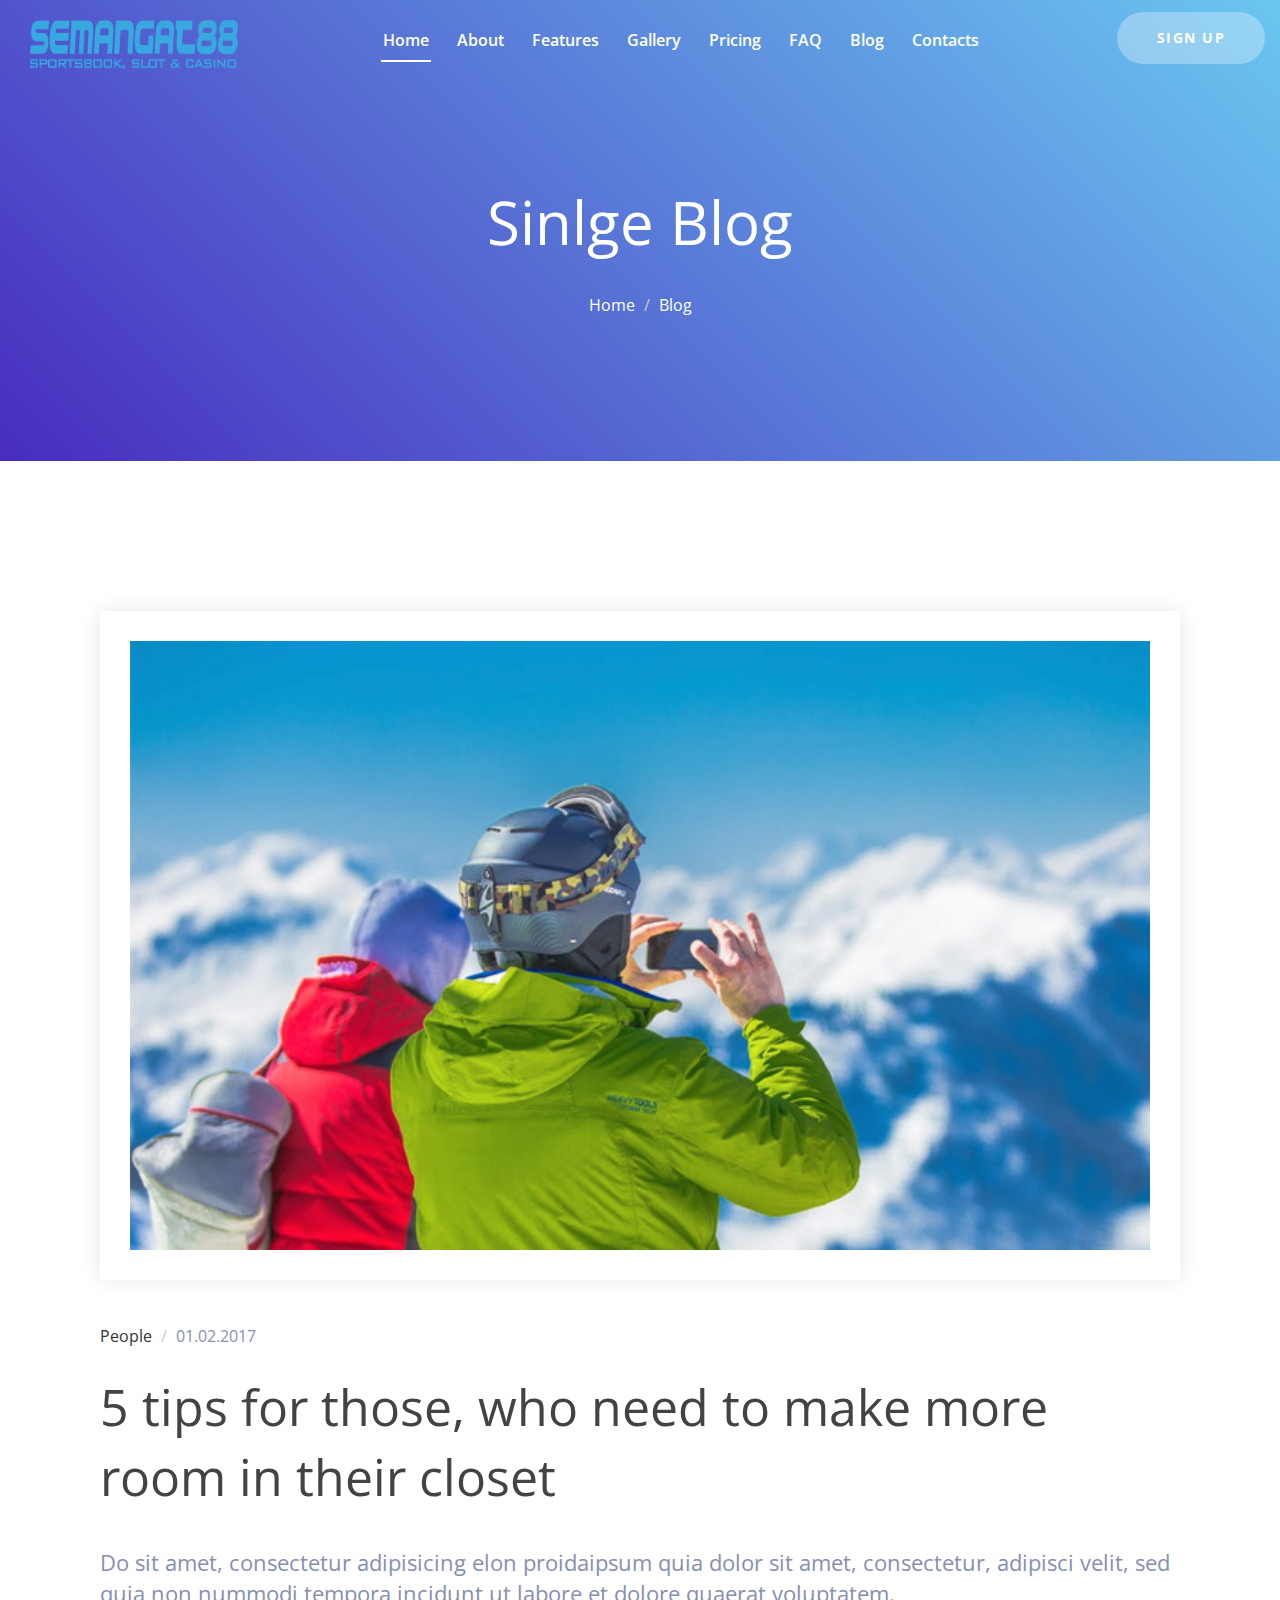
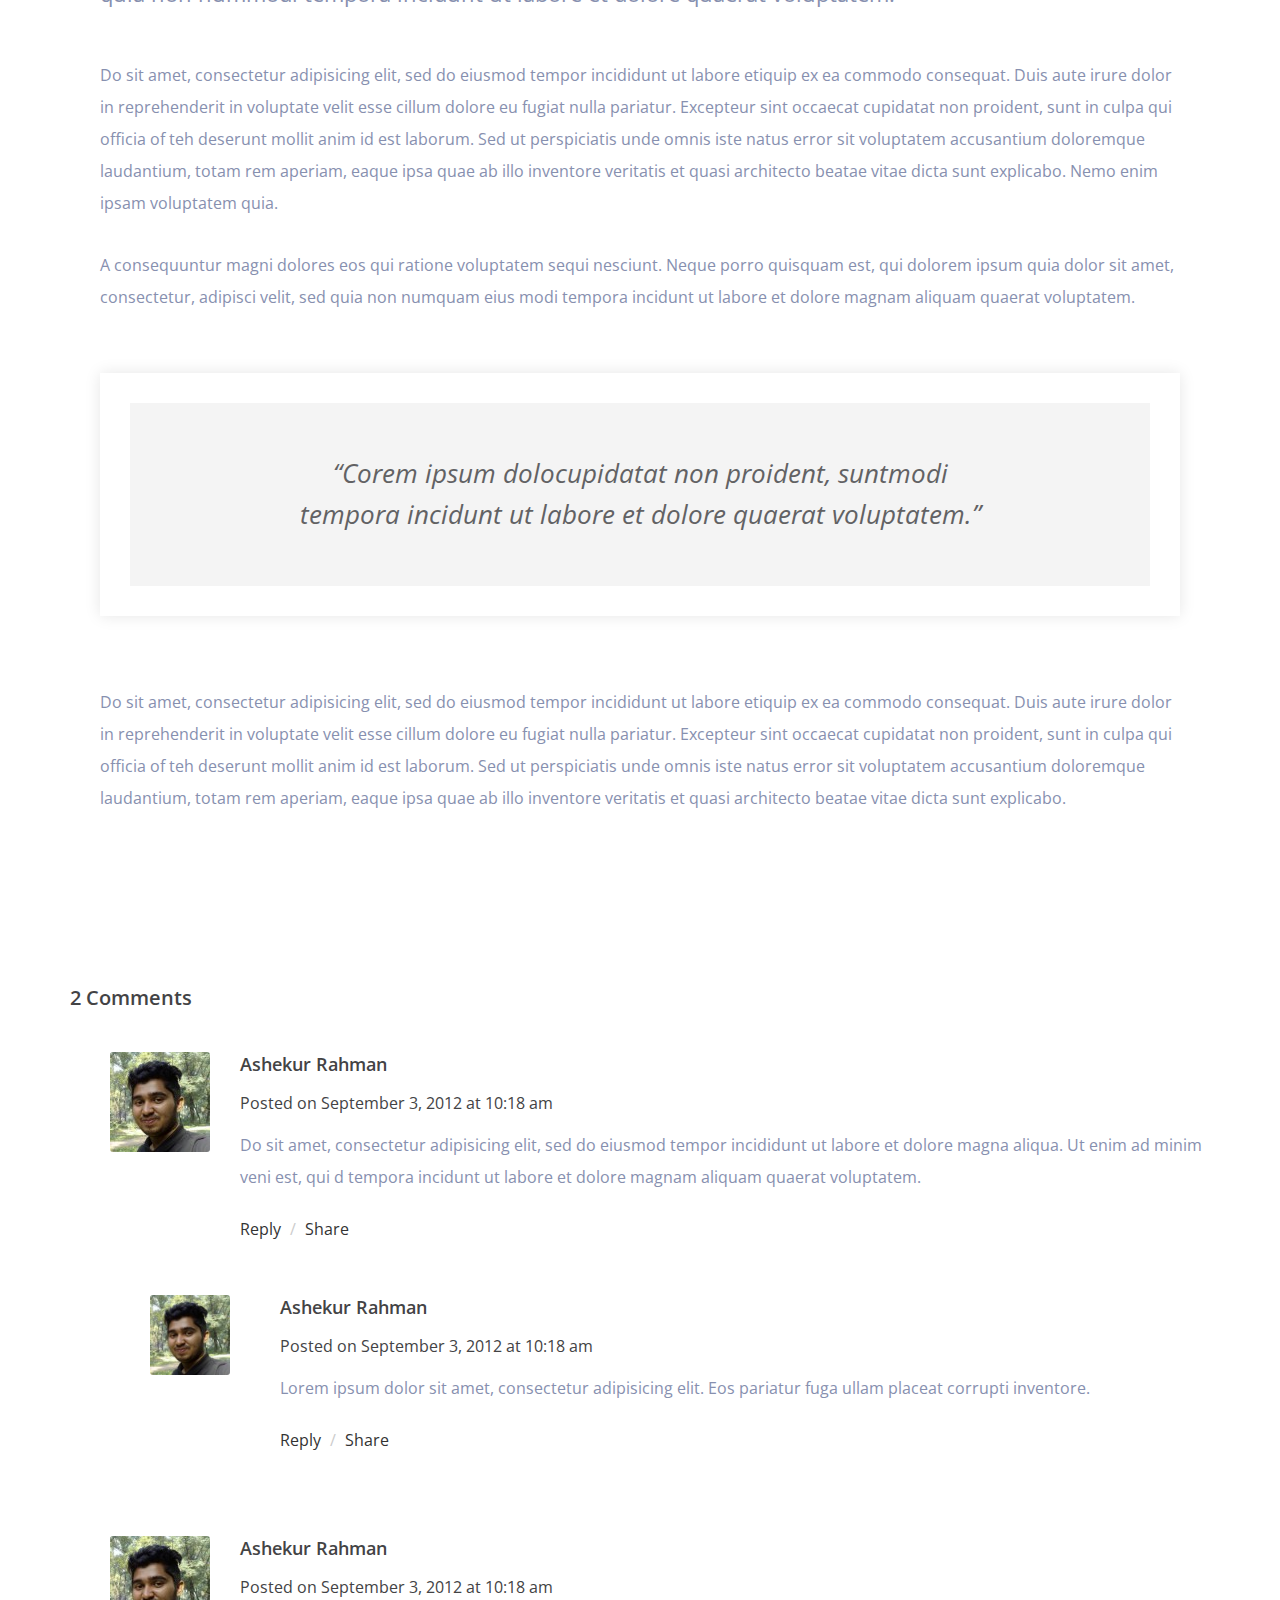
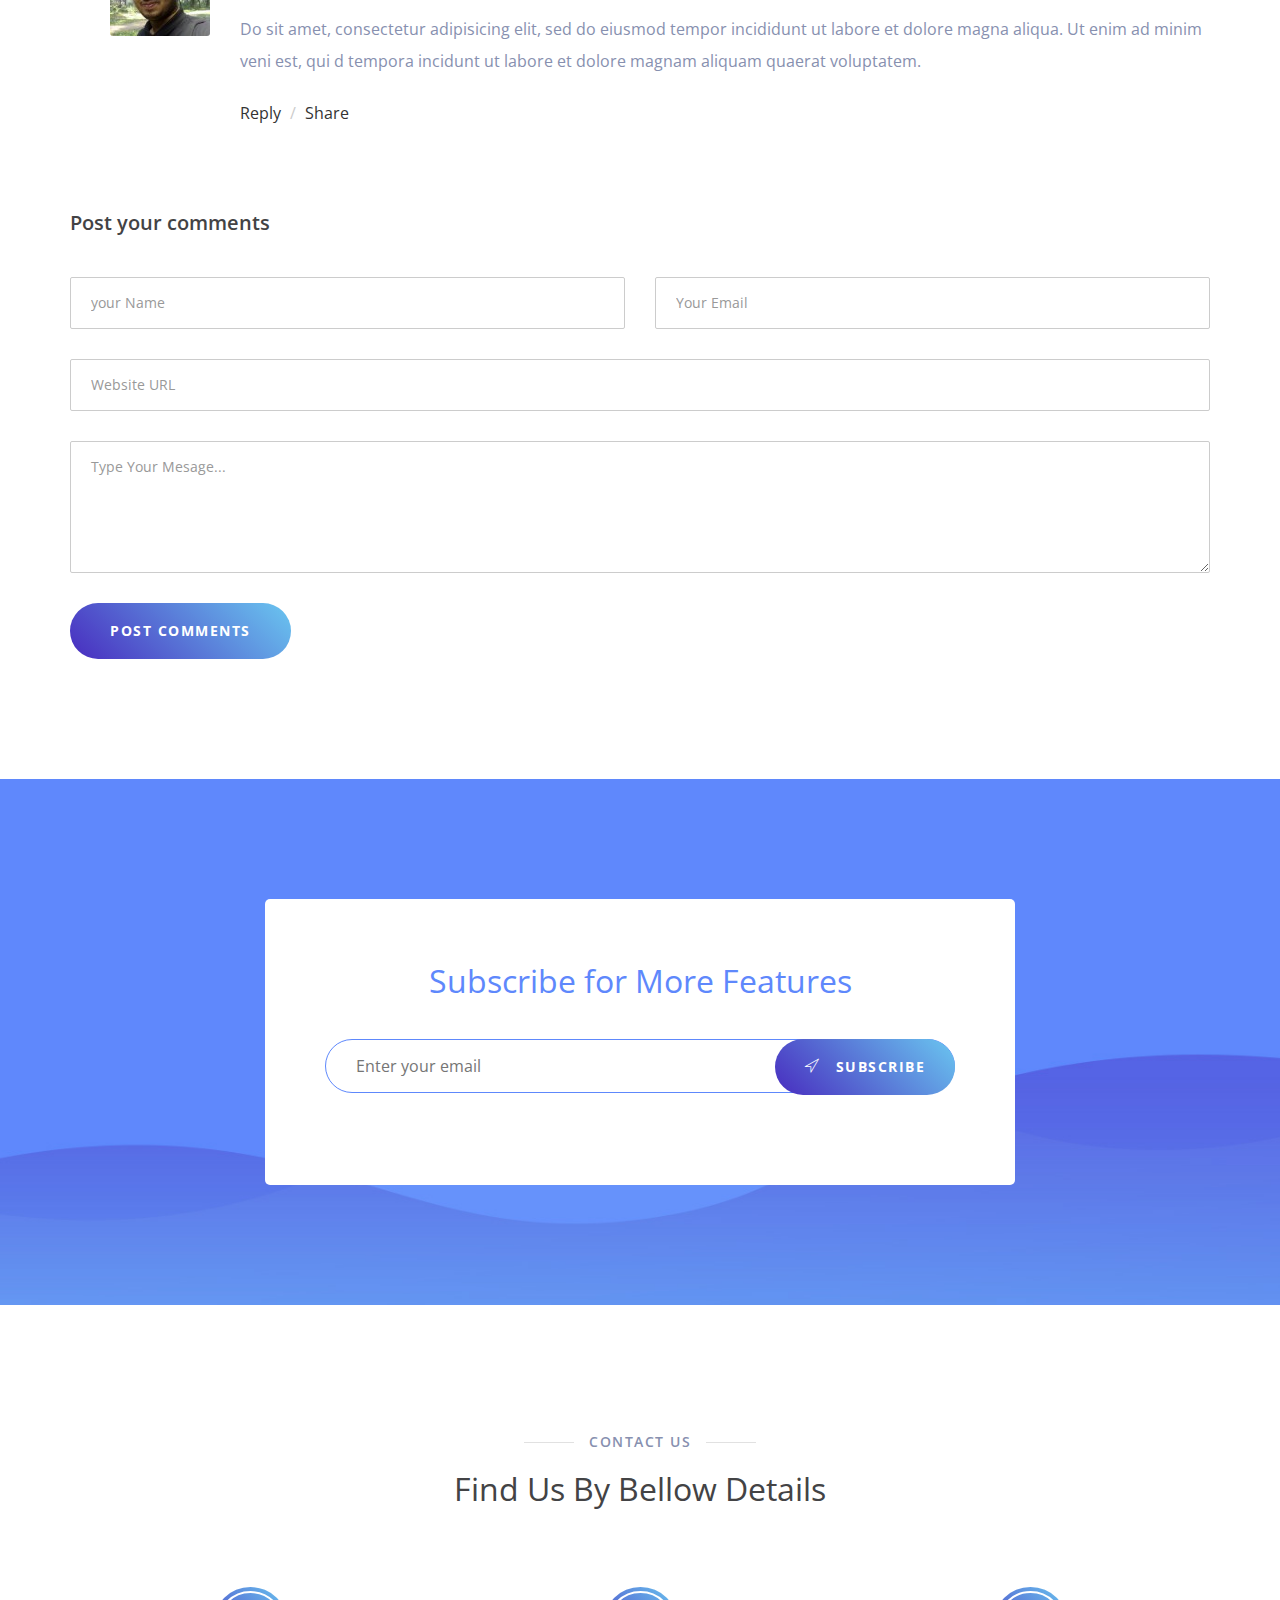
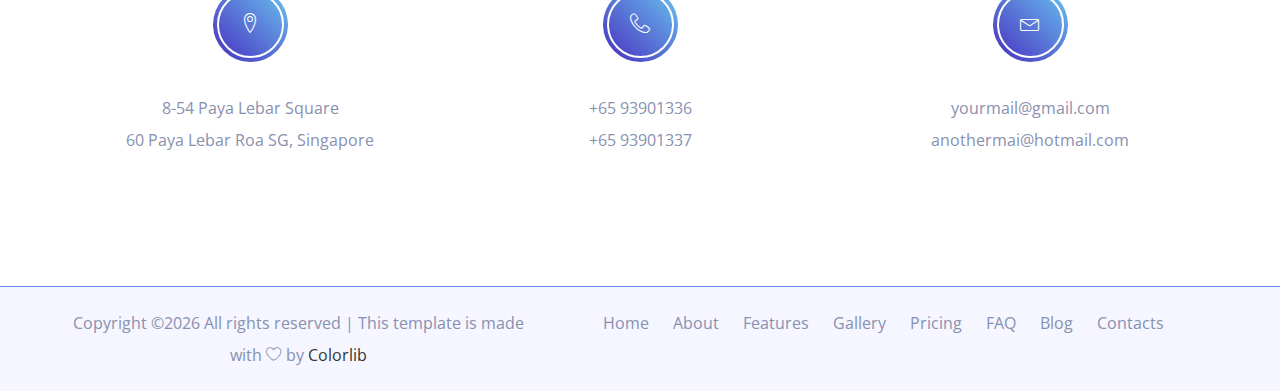
<file: single.html>
<!doctype html>
<html class="no-js" lang="zxx">

<head>
    <meta charset="utf-8">
    <meta name="author" content="Ashekur Rahman">
    <meta name="description" content="">
    <meta name="keywords" content="HTML,CSS,XML,JavaScript">
    <meta http-equiv="x-ua-compatible" content="ie=edge">
    <meta name="viewport" content="width=device-width, initial-scale=1.0">
    <!-- Title -->
    <title>Appy | Single Blog Page</title>
    <!-- Place favicon.ico in the root directory -->
    <link rel="apple-touch-icon" href="images/apple-touch-icon.png">
    <link rel="shortcut icon" type="image/ico" href="images/favicon.ico" />
    <!-- Plugin-CSS -->
    <link rel="stylesheet" href="css/bootstrap.min.css">
    <link rel="stylesheet" href="css/owl.carousel.min.css">
    <link rel="stylesheet" href="css/linearicons.css">
    <link rel="stylesheet" href="css/magnific-popup.css">
    <link rel="stylesheet" href="css/animate.css">
    <!-- Main-Stylesheets -->
    <link rel="stylesheet" href="css/normalize.css">
    <link rel="stylesheet" href="style.css">
    <link rel="stylesheet" href="css/responsive.css">
    <script src="js/vendor/modernizr-2.8.3.min.js"></script>
    <!--[if lt IE 9]>
        <script src="//oss.maxcdn.com/html5shiv/3.7.2/html5shiv.min.js"></script>
        <script src="//oss.maxcdn.com/respond/1.4.2/respond.min.js"></script>
    <![endif]-->
</head>

<body class="single-post" data-spy="scroll" data-target=".mainmenu-area">
    <!-- Preloader-content -->
    <div class="preloader">
        <span><i class="lnr lnr-sun"></i></span>
    </div>
    <!-- MainMenu-Area -->
    <nav class="mainmenu-area" data-spy="affix" data-offset-top="200">
        <div class="container-fluid">
            <div class="navbar-header">
                <button type="button" class="navbar-toggle" data-toggle="collapse" data-target="#primary_menu">
                    <span class="icon-bar"></span>
                    <span class="icon-bar"></span>
                    <span class="icon-bar"></span>
                </button>
                <a class="navbar-brand" href="#"><img src="images/logo.png" alt="Logo"></a>
            </div>
            <div class="collapse navbar-collapse" id="primary_menu">
                <ul class="nav navbar-nav mainmenu">
                    <li class="active"><a href="index.html#home_page">Home</a></li>
                    <li><a href="index.html#about_page">About</a></li>
                    <li><a href="index.html#features_page">Features</a></li>
                    <li><a href="index.html#gallery_page">Gallery</a></li>
                    <li><a href="index.html#price_page">Pricing</a></li>
                    <li><a href="index.html#questions_page">FAQ</a></li>
                    <li><a href="blog.html">Blog</a></li>
                    <li><a href="index.html#contact_page">Contacts</a></li>
                </ul>
                <div class="right-button hidden-xs">
                    <a href="#">Sign Up</a>
                </div>
            </div>
        </div>
    </nav>
    <!-- MainMenu-Area-End -->

    <header class="site-header">
        <div class="container">
            <div class="row">
                <div class="col-xs-12 text-center">
                    <h1 class="white-color">Sinlge Blog</h1>
                    <ul class="breadcrumb">
                        <li><a href="index.html">Home</a></li>
                        <li>Blog</li>
                    </ul>
                </div>
            </div>
        </div>
    </header>
    <div class="section-padding">
        <div class="container">
            <div class="row">
                <div class="col-xs-12">
                    <article class="post-single">
                        <figure class="post-media">
                            <img src="images/sticky-image.jpg" alt="">
                        </figure>
                        <div class="post-body">
                            <ul class="breadcrumb">
                                <li><a href="#">People</a></li>
                                <li>01.02.2017</li>
                            </ul>
                            <h2 class="dark-color">5 tips for those, who need to make more room in their closet</h2>
                            <div class="space-20"></div>
                            <h4>Do sit amet, consectetur adipisicing elon proidaipsum quia dolor sit amet, consectetur, adipisci velit, sed quia non nummodi tempora incidunt ut labore et dolore quaerat voluptatem.</h4>
                            <div class="space-30"></div>
                            <p>Do sit amet, consectetur adipisicing elit, sed do eiusmod tempor incididunt ut labore etiquip ex ea commodo consequat. Duis aute irure dolor in reprehenderit in voluptate velit esse cillum dolore eu fugiat nulla pariatur. Excepteur sint occaecat cupidatat non proident, sunt in culpa qui officia of teh deserunt mollit anim id est laborum. Sed ut perspiciatis unde omnis iste natus error sit voluptatem accusantium doloremque laudantium, totam rem aperiam, eaque ipsa quae ab illo inventore veritatis et quasi architecto beatae vitae dicta sunt explicabo. Nemo enim ipsam voluptatem quia.</p>
                            <div class="space-20"></div>
                            <p>A consequuntur magni dolores eos qui ratione voluptatem sequi nesciunt. Neque porro quisquam est, qui dolorem ipsum quia dolor sit amet, consectetur, adipisci velit, sed quia non numquam eius modi tempora incidunt ut labore et dolore magnam aliquam quaerat voluptatem.</p>
                            <div class="space-50"></div>
                            <blockquote>“Corem ipsum dolocupidatat non proident, suntmodi tempora incidunt ut labore et dolore quaerat voluptatem.”</blockquote>
                            <div class="space-50"></div>
                            <p>Do sit amet, consectetur adipisicing elit, sed do eiusmod tempor incididunt ut labore etiquip ex ea commodo consequat. Duis aute irure dolor in reprehenderit in voluptate velit esse cillum dolore eu fugiat nulla pariatur. Excepteur sint occaecat cupidatat non proident, sunt in culpa qui officia of teh deserunt mollit anim id est laborum. Sed ut perspiciatis unde omnis iste natus error sit voluptatem accusantium doloremque laudantium, totam rem aperiam, eaque ipsa quae ab illo inventore veritatis et quasi architecto beatae vitae dicta sunt explicabo.</p>
                        </div>
                    </article>
                    <div class="space-100"></div>
                    <div id="comments" class="comments-area">
                        <h3 class="comment-heading">2 Comments</h3>
                        <ul class="comments-list">
                            <li>
                                <article class="comment">
                                    <figure class="comment-pic">
                                        <img alt="" src="images/comment-image.jpeg">
                                    </figure>
                                    <div class="comment-content">
                                        <div class="comment-header">
                                            <h4>Ashekur Rahman</h4>
                                            <p class="comment-date">Posted on September 3, 2012 at 10:18 am </p>
                                        </div>
                                        <p>Do sit amet, consectetur adipisicing elit, sed do eiusmod tempor incididunt ut labore et dolore magna aliqua. Ut enim ad minim veni est, qui d tempora incidunt ut labore et dolore magnam aliquam quaerat voluptatem.</p>
                                        <ul class="breadcrumb">
                                            <li><a href="#">Reply</a></li>
                                            <li><a href="#">Share</a></li>
                                        </ul>
                                    </div>
                                </article>
                                <ul>
                                    <li>
                                        <article class="comment">
                                            <figure class="comment-pic">
                                                <img alt="" src="images/comment-image.jpeg">
                                            </figure>
                                            <div class="comment-content">
                                                <div class="comment-header">
                                                    <h4>Ashekur Rahman</h4>
                                                    <p class="comment-date">Posted on September 3, 2012 at 10:18 am </p>
                                                </div>
                                                <p>Lorem ipsum dolor sit amet, consectetur adipisicing elit. Eos pariatur fuga ullam placeat corrupti inventore.</p>
                                                <ul class="breadcrumb">
                                                    <li><a href="#">Reply</a></li>
                                                    <li><a href="#">Share</a></li>
                                                </ul>
                                            </div>
                                        </article>
                                    </li>
                                </ul>
                            </li>
                            <li>
                                <article class="comment">
                                    <figure class="comment-pic">
                                        <img alt="" src="images/comment-image.jpeg">
                                    </figure>
                                    <div class="comment-content">
                                        <div class="comment-header">
                                            <h4>Ashekur Rahman</h4>
                                            <p class="comment-date">Posted on September 3, 2012 at 10:18 am </p>
                                        </div>
                                        <p>Do sit amet, consectetur adipisicing elit, sed do eiusmod tempor incididunt ut labore et dolore magna aliqua. Ut enim ad minim veni est, qui d tempora incidunt ut labore et dolore magnam aliquam quaerat voluptatem.</p>
                                        <ul class="breadcrumb">
                                            <li><a href="#">Reply</a></li>
                                            <li><a href="#">Share</a></li>
                                        </ul>
                                    </div>
                                </article>
                            </li>
                        </ul>
                        <div class="comment-respond">
                            <h4>Post your comments</h4>
                            <form action="#" class="comment-form">
                                <div class="form-double">
                                    <div class="box">
                                        <input type="text" class="form-control" placeholder="your Name">
                                        <div class="space-30"></div>
                                    </div>
                                    <div class="box last">
                                        <input type="email" class="form-control" placeholder="Your Email">
                                        <div class="space-30"></div>
                                    </div>
                                </div>
                                <input type="text" class="form-control" placeholder="Website URL">
                                <div class="space-30"></div>
                                <textarea name="comment" id="comment" rows="5" class="form-control" placeholder="Type Your Mesage..."></textarea>
                                <div class="space-30"></div>
                                <button type="submit" class="bttn-default">Post Comments</button>
                            </form>
                        </div>
                    </div>
                </div>
            </div>
        </div>
    </div>
    <!-- Subscribe-Form -->
    <div class="subscribe-area section-padding">
        <div class="container">
            <div class="row">
                <div class="col-xs-12 col-sm-8 col-sm-offset-2">
                    <div class="subscribe-form text-center">
                        <h3 class="blue-color">Subscribe for More Features</h3>
                        <div class="space-20"></div>
                        <form id="mc-form">
                            <input type="email" class="control" placeholder="Enter your email" required="required" id="mc-email">
                            <button class="bttn-white active" type="submit"><span class="lnr lnr-location"></span> Subscribe</button>
                            <label class="mt10" for="mc-email"></label>
                        </form>
                    </div>
                </div>
            </div>
        </div>
    </div>
    <!-- Subscribe-Form-Area -->
    <!-- Footer-Area -->
    <footer class="footer-area" id="contact_page">
        <div class="section-padding">
            <div class="container">
                <div class="row">
                    <div class="col-xs-12">
                        <div class="page-title text-center">
                            <h5 class="title">Contact US</h5>
                            <h3 class="dark-color">Find Us By Bellow Details</h3>
                            <div class="space-60"></div>
                        </div>
                    </div>
                </div>
                <div class="row">
                    <div class="col-xs-12 col-sm-4">
                        <div class="footer-box">
                            <div class="box-icon">
                                <span class="lnr lnr-map-marker"></span>
                            </div>
                            <p>8-54 Paya Lebar Square <br /> 60 Paya Lebar Roa SG, Singapore</p>
                        </div>
                        <div class="space-30 hidden visible-xs"></div>
                    </div>
                    <div class="col-xs-12 col-sm-4">
                        <div class="footer-box">
                            <div class="box-icon">
                                <span class="lnr lnr-phone-handset"></span>
                            </div>
                            <p>+65 93901336 <br /> +65 93901337</p>
                        </div>
                        <div class="space-30 hidden visible-xs"></div>
                    </div>
                    <div class="col-xs-12 col-sm-4">
                        <div class="footer-box">
                            <div class="box-icon">
                                <span class="lnr lnr-envelope"></span>
                            </div>
                            <p>yourmail@gmail.com <br /> anothermai@hotmail.com
                            </p>
                        </div>
                    </div>
                </div>
            </div>
        </div>
        <!-- Footer-Bootom -->
        <div class="footer-bottom">
            <div class="container">
                <div class="row">
                    <div class="col-xs-12 col-md-5">
                        <!-- Link back to Colorlib can't be removed. Template is licensed under CC BY 3.0. -->
            <span>Copyright &copy;<script>document.write(new Date().getFullYear());</script> All rights reserved | This template is made with <i class="lnr lnr-heart" aria-hidden="true"></i> by <a href="https://colorlib.com" target="_blank">Colorlib</a></span>
            <!-- Link back to Colorlib can't be removed. Template is licensed under CC BY 3.0. -->
                        <div class="space-30 hidden visible-xs"></div>
                    </div>
                    <div class="col-xs-12 col-md-7">
                        <div class="footer-menu">
                            <ul>
                                <li><a href="index.html#home_page">Home</a></li>
                                <li><a href="index.html#about_page">About</a></li>
                                <li><a href="index.html#features_page">Features</a></li>
                                <li><a href="index.html#gallery_page">Gallery</a></li>
                                <li><a href="index.html#price_page">Pricing</a></li>
                                <li><a href="index.html#questions_page">FAQ</a></li>
                                <li><a href="blog.html">Blog</a></li>
                                <li><a href="index.html#contact_page">Contacts</a></li>
                            </ul>
                        </div>
                    </div>
                </div>
            </div>
        </div>
        <!-- Footer-Bootom-End -->
    </footer>
    <!-- Footer-Area-End -->
    <!--Vendor-JS-->
    <script src="js/vendor/jquery-1.12.4.min.js"></script>
    <script src="js/vendor/jquery-ui.js"></script>
    <script src="js/vendor/bootstrap.min.js"></script>
    <!--Plugin-JS-->
    <script src="js/owl.carousel.min.js"></script>
    <script src="js/contact-form.js"></script>
    <script src="js/ajaxchimp.js"></script>
    <script src="js/scrollUp.min.js"></script>
    <script src="js/magnific-popup.min.js"></script>
    <script src="js/wow.min.js"></script>
    <!--Main-active-JS-->
    <script src="js/main.js"></script>
</body>

</html>
</file>
<file: css/linearicons.css>
@font-face {
	font-family: 'Linearicons-Free';
	src:url('../fonts/Linearicons-Free.eot?w118d');
	src:url('../fonts/Linearicons-Free.eot?#iefixw118d') format('embedded-opentype'),
		url('../fonts/Linearicons-Free.woff2?w118d') format('woff2'),
		url('../fonts/Linearicons-Free.woff?w118d') format('woff'),
		url('../fonts/Linearicons-Free.ttf?w118d') format('truetype'),
		url('../fonts/Linearicons-Free.svg?w118d#Linearicons-Free') format('svg');
	font-weight: normal;
	font-style: normal;
}

.lnr {
	font-family: 'Linearicons-Free';
	speak: none;
	font-style: normal;
	font-weight: normal;
	font-variant: normal;
	text-transform: none;
	line-height: 1;

	/* Better Font Rendering =========== */
	-webkit-font-smoothing: antialiased;
	-moz-osx-font-smoothing: grayscale;
}

.lnr-home:before {
	content: "\e800";
}
.lnr-apartment:before {
	content: "\e801";
}
.lnr-pencil:before {
	content: "\e802";
}
.lnr-magic-wand:before {
	content: "\e803";
}
.lnr-drop:before {
	content: "\e804";
}
.lnr-lighter:before {
	content: "\e805";
}
.lnr-poop:before {
	content: "\e806";
}
.lnr-sun:before {
	content: "\e807";
}
.lnr-moon:before {
	content: "\e808";
}
.lnr-cloud:before {
	content: "\e809";
}
.lnr-cloud-upload:before {
	content: "\e80a";
}
.lnr-cloud-download:before {
	content: "\e80b";
}
.lnr-cloud-sync:before {
	content: "\e80c";
}
.lnr-cloud-check:before {
	content: "\e80d";
}
.lnr-database:before {
	content: "\e80e";
}
.lnr-lock:before {
	content: "\e80f";
}
.lnr-cog:before {
	content: "\e810";
}
.lnr-trash:before {
	content: "\e811";
}
.lnr-dice:before {
	content: "\e812";
}
.lnr-heart:before {
	content: "\e813";
}
.lnr-star:before {
	content: "\e814";
}
.lnr-star-half:before {
	content: "\e815";
}
.lnr-star-empty:before {
	content: "\e816";
}
.lnr-flag:before {
	content: "\e817";
}
.lnr-envelope:before {
	content: "\e818";
}
.lnr-paperclip:before {
	content: "\e819";
}
.lnr-inbox:before {
	content: "\e81a";
}
.lnr-eye:before {
	content: "\e81b";
}
.lnr-printer:before {
	content: "\e81c";
}
.lnr-file-empty:before {
	content: "\e81d";
}
.lnr-file-add:before {
	content: "\e81e";
}
.lnr-enter:before {
	content: "\e81f";
}
.lnr-exit:before {
	content: "\e820";
}
.lnr-graduation-hat:before {
	content: "\e821";
}
.lnr-license:before {
	content: "\e822";
}
.lnr-music-note:before {
	content: "\e823";
}
.lnr-film-play:before {
	content: "\e824";
}
.lnr-camera-video:before {
	content: "\e825";
}
.lnr-camera:before {
	content: "\e826";
}
.lnr-picture:before {
	content: "\e827";
}
.lnr-book:before {
	content: "\e828";
}
.lnr-bookmark:before {
	content: "\e829";
}
.lnr-user:before {
	content: "\e82a";
}
.lnr-users:before {
	content: "\e82b";
}
.lnr-shirt:before {
	content: "\e82c";
}
.lnr-store:before {
	content: "\e82d";
}
.lnr-cart:before {
	content: "\e82e";
}
.lnr-tag:before {
	content: "\e82f";
}
.lnr-phone-handset:before {
	content: "\e830";
}
.lnr-phone:before {
	content: "\e831";
}
.lnr-pushpin:before {
	content: "\e832";
}
.lnr-map-marker:before {
	content: "\e833";
}
.lnr-map:before {
	content: "\e834";
}
.lnr-location:before {
	content: "\e835";
}
.lnr-calendar-full:before {
	content: "\e836";
}
.lnr-keyboard:before {
	content: "\e837";
}
.lnr-spell-check:before {
	content: "\e838";
}
.lnr-screen:before {
	content: "\e839";
}
.lnr-smartphone:before {
	content: "\e83a";
}
.lnr-tablet:before {
	content: "\e83b";
}
.lnr-laptop:before {
	content: "\e83c";
}
.lnr-laptop-phone:before {
	content: "\e83d";
}
.lnr-power-switch:before {
	content: "\e83e";
}
.lnr-bubble:before {
	content: "\e83f";
}
.lnr-heart-pulse:before {
	content: "\e840";
}
.lnr-construction:before {
	content: "\e841";
}
.lnr-pie-chart:before {
	content: "\e842";
}
.lnr-chart-bars:before {
	content: "\e843";
}
.lnr-gift:before {
	content: "\e844";
}
.lnr-diamond:before {
	content: "\e845";
}
.lnr-linearicons:before {
	content: "\e846";
}
.lnr-dinner:before {
	content: "\e847";
}
.lnr-coffee-cup:before {
	content: "\e848";
}
.lnr-leaf:before {
	content: "\e849";
}
.lnr-paw:before {
	content: "\e84a";
}
.lnr-rocket:before {
	content: "\e84b";
}
.lnr-briefcase:before {
	content: "\e84c";
}
.lnr-bus:before {
	content: "\e84d";
}
.lnr-car:before {
	content: "\e84e";
}
.lnr-train:before {
	content: "\e84f";
}
.lnr-bicycle:before {
	content: "\e850";
}
.lnr-wheelchair:before {
	content: "\e851";
}
.lnr-select:before {
	content: "\e852";
}
.lnr-earth:before {
	content: "\e853";
}
.lnr-smile:before {
	content: "\e854";
}
.lnr-sad:before {
	content: "\e855";
}
.lnr-neutral:before {
	content: "\e856";
}
.lnr-mustache:before {
	content: "\e857";
}
.lnr-alarm:before {
	content: "\e858";
}
.lnr-bullhorn:before {
	content: "\e859";
}
.lnr-volume-high:before {
	content: "\e85a";
}
.lnr-volume-medium:before {
	content: "\e85b";
}
.lnr-volume-low:before {
	content: "\e85c";
}
.lnr-volume:before {
	content: "\e85d";
}
.lnr-mic:before {
	content: "\e85e";
}
.lnr-hourglass:before {
	content: "\e85f";
}
.lnr-undo:before {
	content: "\e860";
}
.lnr-redo:before {
	content: "\e861";
}
.lnr-sync:before {
	content: "\e862";
}
.lnr-history:before {
	content: "\e863";
}
.lnr-clock:before {
	content: "\e864";
}
.lnr-download:before {
	content: "\e865";
}
.lnr-upload:before {
	content: "\e866";
}
.lnr-enter-down:before {
	content: "\e867";
}
.lnr-exit-up:before {
	content: "\e868";
}
.lnr-bug:before {
	content: "\e869";
}
.lnr-code:before {
	content: "\e86a";
}
.lnr-link:before {
	content: "\e86b";
}
.lnr-unlink:before {
	content: "\e86c";
}
.lnr-thumbs-up:before {
	content: "\e86d";
}
.lnr-thumbs-down:before {
	content: "\e86e";
}
.lnr-magnifier:before {
	content: "\e86f";
}
.lnr-cross:before {
	content: "\e870";
}
.lnr-menu:before {
	content: "\e871";
}
.lnr-list:before {
	content: "\e872";
}
.lnr-chevron-up:before {
	content: "\e873";
}
.lnr-chevron-down:before {
	content: "\e874";
}
.lnr-chevron-left:before {
	content: "\e875";
}
.lnr-chevron-right:before {
	content: "\e876";
}
.lnr-arrow-up:before {
	content: "\e877";
}
.lnr-arrow-down:before {
	content: "\e878";
}
.lnr-arrow-left:before {
	content: "\e879";
}
.lnr-arrow-right:before {
	content: "\e87a";
}
.lnr-move:before {
	content: "\e87b";
}
.lnr-warning:before {
	content: "\e87c";
}
.lnr-question-circle:before {
	content: "\e87d";
}
.lnr-menu-circle:before {
	content: "\e87e";
}
.lnr-checkmark-circle:before {
	content: "\e87f";
}
.lnr-cross-circle:before {
	content: "\e880";
}
.lnr-plus-circle:before {
	content: "\e881";
}
.lnr-circle-minus:before {
	content: "\e882";
}
.lnr-arrow-up-circle:before {
	content: "\e883";
}
.lnr-arrow-down-circle:before {
	content: "\e884";
}
.lnr-arrow-left-circle:before {
	content: "\e885";
}
.lnr-arrow-right-circle:before {
	content: "\e886";
}
.lnr-chevron-up-circle:before {
	content: "\e887";
}
.lnr-chevron-down-circle:before {
	content: "\e888";
}
.lnr-chevron-left-circle:before {
	content: "\e889";
}
.lnr-chevron-right-circle:before {
	content: "\e88a";
}
.lnr-crop:before {
	content: "\e88b";
}
.lnr-frame-expand:before {
	content: "\e88c";
}
.lnr-frame-contract:before {
	content: "\e88d";
}
.lnr-layers:before {
	content: "\e88e";
}
.lnr-funnel:before {
	content: "\e88f";
}
.lnr-text-format:before {
	content: "\e890";
}
.lnr-text-format-remove:before {
	content: "\e891";
}
.lnr-text-size:before {
	content: "\e892";
}
.lnr-bold:before {
	content: "\e893";
}
.lnr-italic:before {
	content: "\e894";
}
.lnr-underline:before {
	content: "\e895";
}
.lnr-strikethrough:before {
	content: "\e896";
}
.lnr-highlight:before {
	content: "\e897";
}
.lnr-text-align-left:before {
	content: "\e898";
}
.lnr-text-align-center:before {
	content: "\e899";
}
.lnr-text-align-right:before {
	content: "\e89a";
}
.lnr-text-align-justify:before {
	content: "\e89b";
}
.lnr-line-spacing:before {
	content: "\e89c";
}
.lnr-indent-increase:before {
	content: "\e89d";
}
.lnr-indent-decrease:before {
	content: "\e89e";
}
.lnr-pilcrow:before {
	content: "\e89f";
}
.lnr-direction-ltr:before {
	content: "\e8a0";
}
.lnr-direction-rtl:before {
	content: "\e8a1";
}
.lnr-page-break:before {
	content: "\e8a2";
}
.lnr-sort-alpha-asc:before {
	content: "\e8a3";
}
.lnr-sort-amount-asc:before {
	content: "\e8a4";
}
.lnr-hand:before {
	content: "\e8a5";
}
.lnr-pointer-up:before {
	content: "\e8a6";
}
.lnr-pointer-right:before {
	content: "\e8a7";
}
.lnr-pointer-down:before {
	content: "\e8a8";
}
.lnr-pointer-left:before {
	content: "\e8a9";
}
</file>
<file: style.css>
/*-----------------------------------------------------------------------------------
Template Name: Appy HTML5 Template,
Template URI: http://www.themectg.com
Description: This is html5 template
Author: Ashekur Rahman Hridoy
Author URI: http://www.facebook.com/ashekur.rahman.hridoy
Version: 1.0
-----------------------------------------------------------------------------------
CSS INDEX
===================
1. Google font
2. Theme Default CSS
3. Button-Style
4. Helper-Classes
5. MainMenu-Area
6. Page-Title
7. Home-Area
8. Progress-Area
9. Video-Area
10. Feature-Area
11. Service-Box
12. Testimonial-Area
13. Gallery-Area
14. Download-Area
15. Price-Area
16. Questions-area
17. Subscribe-Form
18. Footer-Area
19. ScrollUp-Button
20. Blog-Post
21. Pagination
22. Comment-Respond
23. Form-Stype
-----------------------------------------------------------------------------------*/

/*-----------------
1. Google font
------------------*/

@import url('https://fonts.googleapis.com/css?family=Open+Sans:300,400,400i,600,700,800');

/*-------------------
2. Theme Default CSS
--------------------*/

* {
    outline: none;
}

a {
    text-decoration: none;
    outline: none;
    -webkit-transition: 0.4s;
    -o-transition: 0.4s;
    transition: 0.4s;
    color: #333333;
}

input:focus,
button:focus,
a:focus,
a:hover {
    text-decoration: none;
    outline: none;
    color: #768ede;
}

img {
    max-width: 100%;
    height: auto;
}

h1,
h2,
h3,
h4,
h5,
h6 {
    margin: 0 0 15px;
    font-weight: 400;
    line-height: 1.4em;
}

h1 {
    font-size: 60px;
}

h2 {
    font-size: 50px;
}

h3 {
    font-size: 32px;
}

html,
body {
    height: 100%
}

body {
    font-family: 'Open Sans', sans-serif;
    font-weight: 400;
    font-size: 16px;
    line-height: 32px;
    color: #8790af;
}


/* Remove Chrome Input Field's Unwanted Yellow Background Color */

input:-webkit-autofill,
input:-webkit-autofill:hover,
input:-webkit-autofill:focus {
    -webkit-box-shadow: 0 0 0px 1000px white inset !important;
}

/*-- 3. Button-Style --*/

.bttn-white {
    position: relative;
    background: rgb(72, 44, 191);
    background: -webkit-linear-gradient(45deg, rgba(72, 44, 191, 1) 0%, rgba(106, 198, 240, 1) 100%);
    background: -o-linear-gradient(45deg, rgba(72, 44, 191, 1) 0%, rgba(106, 198, 240, 1) 100%);
    background: linear-gradient(45deg, rgba(72, 44, 191, 1) 0%, rgba(106, 198, 240, 1) 100%);
    filter: progid:DXImageTransform.Microsoft.gradient( startColorstr='#482cbf', endColorstr='#6ac6f0', GradientType=1);
    overflow: hidden;
    z-index: 1;
    margin-right: 10px;
    border: none;
}

.bttn-white img {
    height: 20px;
    margin-right: 5px;
    margin-top: -5px;
    display: inline-block;
}



.bttn-white:before {
    content: "";
    position: absolute;
    left: 0;
    top: 0;
    width: 100%;
    height: 100%;
    background-color: #ffffff;
    z-index: -1;
    -webkit-transition: 0.3s;
    -o-transition: 0.3s;
    transition: 0.3s;
    opacity: 1;
}

.bttn-white.active,
.bttn-white:hover {
    color: #ffffff;
}

.bttn-white.active:before,
.bttn-white:hover:before {
    opacity: 0;
}

.bttn-default,
.bttn-white {
    padding: 12px 30px;
    background-color: #ffffff;
    display: inline-block;
    color: #768ede;
    text-transform: uppercase;
    border-radius: 50px;
    letter-spacing: 1.5px;
    font-weight: 700;
    font-size: 14px;
    -webkit-transition: 0.3s;
    -o-transition: 0.3s;
    transition: 0.3s;
    border: none;
}

.bttn-default .lnr,
.bttn-white .lnr {
    margin-right: 10px;
}


.bttn-default {
    padding: 12px 40px;
    /* Permalink - use to edit and share this gradient: http://colorzilla.com/gradient-editor/#482cbf+0,6ac6f0+100 */
    background: rgb(72, 44, 191);
    /* Old browsers */
    /* FF3.6-15 */
    background: -webkit-linear-gradient(45deg, rgba(72, 44, 191, 1) 0%, rgba(106, 198, 240, 1) 100%);
    /* Chrome10-25,Safari5.1-6 */
    background: -o-linear-gradient(45deg, rgba(72, 44, 191, 1) 0%, rgba(106, 198, 240, 1) 100%);
    background: linear-gradient(45deg, rgba(72, 44, 191, 1) 0%, rgba(106, 198, 240, 1) 100%);
    /* W3C, IE10+, FF16+, Chrome26+, Opera12+, Safari7+ */
    filter: progid:DXImageTransform.Microsoft.gradient( startColorstr='#482cbf', endColorstr='#6ac6f0', GradientType=1);
    color: #ffffff;
    -webkit-box-shadow: 0 0 0 0 rgba(0, 0, 0, 0.1);
    box-shadow: 0 0 0 0 rgba(0, 0, 0, 0.1);
    -webkit-transform: translateY(0);
    -ms-transform: translateY(0);
    transform: translateY(0);
}

.bttn-default:hover {
    color: #ffffff;
    -webkit-box-shadow: 0 25px 50px -20px rgba(0, 0, 0, 0.6);
    box-shadow: 0 25px 50px -20px rgba(0, 0, 0, 0.6);
    -webkit-transform: translateY(-5px);
    -ms-transform: translateY(-5px);
    transform: translateY(-5px);
}

.sq {
    border-radius: 3px !important;
}


/*-- 4. Helper-Classes --*/

.section-padding-top {
    padding-top: 120px;
}

.section-padding {
    padding-top: 120px;
    padding-bottom: 120px;
}

.upper {
    text-transform: uppercase;
}

.angle,
.overlay {
    position: relative;
    z-index: 1;
}

.overlay:before {
    content: "";
    position: absolute;
    left: 0;
    top: 0;
    width: 100%;
    height: 100%;
    /* Permalink - use to edit and share this gradient: http://colorzilla.com/gradient-editor/#482cbf+0,6ac6f0+100 */
    background: rgb(72, 44, 191);
    /* Old browsers */
    /* FF3.6-15 */
    background: -webkit-linear-gradient(45deg, rgba(72, 44, 191, 1) 0%, rgba(106, 198, 240, 1) 100%);
    /* Chrome10-25,Safari5.1-6 */
    background: -o-linear-gradient(45deg, rgba(72, 44, 191, 1) 0%, rgba(106, 198, 240, 1) 100%);
    background: linear-gradient(45deg, rgba(72, 44, 191, 1) 0%, rgba(106, 198, 240, 1) 100%);
    /* W3C, IE10+, FF16+, Chrome26+, Opera12+, Safari7+ */
    filter: progid:DXImageTransform.Microsoft.gradient( startColorstr='#482cbf', endColorstr='#6ac6f0', GradientType=1);
    opacity: 0.8;
    /* IE6-9 fallback on horizontal gradient */
    z-index: -2;
}

.angle:after {
    content: "";
    position: absolute;
    left: 0;
    bottom: 0;
    width: 100%;
    height: 150px;
    background: rgba(0, 0, 0, 0) -webkit-linear-gradient(left bottom, #ffffff 50%, transparent 50%) repeat scroll 0 0;
    background: rgba(0, 0, 0, 0) -webkit-gradient(linear, left bottom, right top, color-stop(50%, #ffffff), color-stop(50%, transparent)) repeat scroll 0 0;
    background: rgba(0, 0, 0, 0) -o-linear-gradient(left bottom, #ffffff 50%, transparent 50%) repeat scroll 0 0;
    background: rgba(0, 0, 0, 0) linear-gradient(to right top, #ffffff 50%, transparent 50%) repeat scroll 0 0;
    z-index: -1;
}

.dark-color {
    color: #434345
}

.blue-color {
    color: #5e88fc;
}

.white-color {
    color: #ffffff !important;
}

.gray-bg {
    background-color: #f5f6ff;
}

/*-- 5. MainMenu-Area --*/

.mainmenu-area {
    position: absolute;
    left: 0;
    top: 0;
    width: 100%;
    z-index: 9999;
    padding: 20px 140px 15px 0;
    background: transparent;
    -webkit-transition: 0.3s;
    -o-transition: 0.3s;
    transition: 0.3s;
}

.mainmenu-area:before {
    content: '';
    position: absolute;
    left: 0;
    top: 0;
    width: 100%;
    height: 100%;
    background: rgb(72, 44, 191);
    background: -webkit-linear-gradient(45deg, rgba(72, 44, 191, 1) 0%, rgba(106, 198, 240, 1) 100%);
    background: -o-linear-gradient(45deg, rgba(72, 44, 191, 1) 0%, rgba(106, 198, 240, 1) 100%);
    background: linear-gradient(45deg, rgba(72, 44, 191, 1) 0%, rgba(106, 198, 240, 1) 100%);
    filter: progid:DXImageTransform.Microsoft.gradient( startColorstr='#482cbf', endColorstr='#6ac6f0', GradientType=1);
    z-index: -1;
    opacity: 0;
    -webkit-transition: 0.3s;
    -o-transition: 0.3s;
    transition: 0.3s;
}

.mainmenu-area.affix {
    position: fixed;
    top: 0;
}

.mainmenu-area.affix:before {
    opacity: 1;
}

.mainmenu-area .right-button {
    position: absolute;
    right: 15px;
    top: 12px;
}

.mainmenu-area .right-button a {
    color: #ffffff;
    padding: 10px 40px;
    border-radius: 50px;
    background-color: rgba(255, 255, 255, 0.3);
    display: inline-block;
    text-transform: uppercase;
    letter-spacing: 1.5px;
    font-weight: 700;
    font-size: 14px;
}

.mainmenu-area .right-button a:hover {
    background-color: rgba(255, 255, 255, 1);
    color: #768ede;
}

.mainmenu-area ul.mainmenu {
    text-align: center;
    float: none;
    display: block;
}

.mainmenu-area ul.mainmenu li {
    float: none;
    display: inline-block;
    text-align: center;
}

.mainmenu-area ul.nav.navbar-nav li a {
    color: #ffffff;
    padding: 10px 2px;
    text-transform: capitalize;
    background: transparent;
    font-weight: 600;
    border-bottom: 2px solid transparent;
    margin: 0 15px;
}

.mainmenu-area ul.nav.navbar-nav li a:hover,
.mainmenu-area ul.nav.navbar-nav li.active a {
    border-bottom-color: #ffffff;
}

.mainmenu-area .navbar-brand {
    height: auto;
    padding: 0 15px;
}

.mainmenu-area .navbar-brand img {
    height: 50px;
}

/*-- 6. Page-Title --*/

.page-title .title {
    position: relative;
    display: inline-block;
    text-transform: uppercase;
    letter-spacing: 1.5px;
    color: #8790af;
    font-weight: 600;
}

.text-center.page-title .title:before,
.page-title .title:after {
    content: '';
    width: 50px;
    height: 1px;
    display: inline-block;
    background-color: #e1e1e1;
    margin: 0 15px;
    -webkit-transform: translateY(-4px);
    -ms-transform: translateY(-4px);
    transform: translateY(-4px);
}

/*-- 7. Home-Area --*/

.home-area {
    width: 100%;
    background: url('images/header-bg.jpg') no-repeat scroll center bottom / cover;
    padding-top: 26vh;
    color: #ffffff;
    margin-bottom: 100px;
}

.home-area .mobile-image {
    margin-right: 0;
    margin-left: 0;
    margin-bottom: -158px;
}

/*-- 8. Progress-Area --*/

.progress-area {
    background-image: url('images/progress-bg.jpg');
    background-repeat: no-repeat;
    background-position: right center;
    background-size: auto 100%;
    margin-top: 90px;
    margin-bottom: 220px;
}

.progress-area .mobile-image {
    margin-top: -90px;
    margin-bottom: -153px;
}

/*-- 9. Video-Area --*/

.video-area {
    background-image: url('images/video-bg.jpg');
    background-repeat: no-repeat;
    background-position: left center;
    background-size: auto 100%;
    margin-bottom: 120px;
}

.video-photo {
    position: relative;
    border-radius: 5px;
    overflow: hidden;
}

.video-photo > img {
    width: 100%;
}

.video-area a.video-button {
    position: absolute;
    top: 50%;
    left: 50%;
    -webkit-transform: translate(-50%, -50%);
    -ms-transform: translate(-50%, -50%);
    transform: translate(-50%, -50%);
    border-radius: 50%;
}

/*-- 10. Feature-Area --*/

.feature-area {
    color: #ffffff;
    background-color: #5e88fc;
    background-image: url('images/feature-bg.png');
    background-position: bottom -120px center;
    background-repeat: no-repeat;
    background-size: auto 94%;
    margin-bottom: 142px;
}

.feature-area .page-title .title {
    color: #ffffff;
}

.feature-area .mobile-image {
    margin-bottom: -142px;
}

/*-- 11. Service-Box --*/

.service-box {
    position: relative;
    padding-left: 100px;
}

.team-slide .owl-controls .owl-nav > div,
.service-box .box-icon {
    position: absolute;
    left: 0;
    top: 0;
    width: 70px;
    height: 70px;
    border-radius: 100%;
    text-align: center;
    font-size: 20px;
    line-height: 72px;
    /* Permalink - use to edit and share this gradient: http://colorzilla.com/gradient-editor/#482cbf+0,6ac6f0+100 */
    background: rgb(72, 44, 191);
    /* Old browsers */
    /* FF3.6-15 */
    background: -webkit-linear-gradient(45deg, rgba(72, 44, 191, 1) 0%, rgba(106, 198, 240, 1) 100%);
    /* Chrome10-25,Safari5.1-6 */
    background: -o-linear-gradient(45deg, rgba(72, 44, 191, 1) 0%, rgba(106, 198, 240, 1) 100%);
    background: linear-gradient(45deg, rgba(72, 44, 191, 1) 0%, rgba(106, 198, 240, 1) 100%);
    /* W3C, IE10+, FF16+, Chrome26+, Opera12+, Safari7+ */
    filter: progid:DXImageTransform.Microsoft.gradient( startColorstr='#482cbf', endColorstr='#6ac6f0', GradientType=1);
    overflow: hidden;
    z-index: 1;
    color: #5e88fc;
    -webkit-transition: 0.3s;
    -o-transition: 0.3s;
    transition: 0.3s;
    -webkit-box-shadow: 0 0 30px 0 rgba(0, 0, 0, 0.2);
    box-shadow: 0 0 30px 0 rgba(0, 0, 0, 0.2);
}

.team-slide .owl-controls .owl-nav > div:hover,
.service-box:hover .box-icon {
    color: #ffffff;
}

.team-slide .owl-controls .owl-nav > div:before,
.service-box .box-icon:before {
    content: '';
    position: absolute;
    left: 0;
    top: 0;
    width: 100%;
    height: 100%;
    background-color: #ffffff;
    z-index: -1;
    -webkit-transition: 0.3s;
    -o-transition: 0.3s;
    transition: 0.3s;
    opacity: 1;
}

.team-slide .owl-controls .owl-nav > div:hover:before,
.service-box:hover .box-icon:before {
    opacity: 0;
}

.service-box h4 {
    margin-bottom: 10px;
}

/*-- 12. Testimonial-Area --*/

.testimonial-area {
    padding-top: 60px;
    padding-bottom: 120px;
}

.team-box {
    position: relative;
    padding: 55px 30px 30px 30px;
    -webkit-box-shadow: 0 0 30px -5px rgba(0, 0, 0, 0.1);
    box-shadow: 0 0 30px -5px rgba(0, 0, 0, 0.1);
    border-radius: 5px;
    margin-top: 40px;
    -webkit-transition: 0.3s;
    -o-transition: 0.3s;
    transition: 0.3s;
    margin-bottom: 30px;
    margin-left: 15px;
    margin-right: 15px;
}

.team-box:hover {
    -webkit-box-shadow: 0 0 60px 0 rgba(0, 0, 0, 0.1);
    box-shadow: 0 0 60px 0 rgba(0, 0, 0, 0.1);
}

.team-box .team-image {
    position: absolute;
    top: -40px;
    width: 80px;
    height: 80px;
    border-radius: 100%;
    background-color: #ffffff;
    text-align: center;
    overflow: hidden;
    border: 5px solid #ffffff;
    -webkit-box-shadow: 0 0 10px 0 rgba(0, 0, 0, 0.1);
    box-shadow: 0 0 10px 0 rgba(0, 0, 0, 0.1)
}

.team-box h4 {
    color: #5e88fc;
    font-weight: 600;
    font-size: 20px;
}

.team-box h6.position {
    font-size: 14px;
    font-style: italic;
    font-weight: 400;
}

.team-slide .owl-controls .owl-nav > div {
    position: absolute;
    top: 50%;
    left: auto;
    right: 100%;
    -webkit-transform: translateY(-50%);
    -ms-transform: translateY(-50%);
    transform: translateY(-50%)
}

.team-slide .owl-controls .owl-nav > div.owl-next {
    right: auto;
    left: 100%;
}

/*-- 13. Gallery-Area --*/

.gallery-area {
    /* Permalink - use to edit and share this gradient: http://colorzilla.com/gradient-editor/#482cbf+0,6ac6f0+100 */
    background: rgb(72, 44, 191);
    /* Old browsers */
    /* FF3.6-15 */
    background: -webkit-linear-gradient(45deg, rgba(72, 44, 191, 1) 0%, rgba(106, 198, 240, 1) 100%);
    /* Chrome10-25,Safari5.1-6 */
    background: -o-linear-gradient(45deg, rgba(72, 44, 191, 1) 0%, rgba(106, 198, 240, 1) 100%);
    background: linear-gradient(45deg, rgba(72, 44, 191, 1) 0%, rgba(106, 198, 240, 1) 100%);
    /* W3C, IE10+, FF16+, Chrome26+, Opera12+, Safari7+ */
    filter: progid:DXImageTransform.Microsoft.gradient( startColorstr='#482cbf', endColorstr='#6ac6f0', GradientType=1);
    /* IE6-9 fallback on horizontal gradient */
    color: #ffffff;
}

.gallery-slide .owl-stage-outer {
    background: url('images/mobile-screen.png') no-repeat center right / auto 100%;

}

.gallery-slide .item {
    margin: 58px 17px 70px 15px;
    overflow: hidden;
    border-radius: 2px;
}

.gallery-slide .owl-controls {
    position: static;
    text-align: right;
    padding-right: 80px;
}

.gallery-slide .owl-controls .owl-nav > div {
    display: inline-block;
    background-color: #ffffff;
    width: 70px;
    height: 70px;
    border-radius: 50%;
    text-align: center;
    line-height: 70px;
    color: rgba(72, 44, 191, 1);
    margin: 5px;
}

.gallery-slide .owl-controls .owl-dots .owl-dot {
    display: inline-block;
    margin: 3px;
}

.gallery-slide .owl-controls .owl-dots .owl-dot span {
    display: inline-block;
    width: 5px;
    height: 5px;
    margin: 5px;
    border-radius: 50%;
    background-color: #ffffff;
    opacity: 0.5;
    -webkit-transition: 0.3s;
    -o-transition: 0.3s;
    transition: 0.3s;
    -webkit-transform: scale(1);
    -ms-transform: scale(1);
    transform: scale(1);
}

.gallery-slide .owl-controls .owl-dots .owl-dot.active span {
    opacity: 1;
    -webkit-transform: scale(2);
    -ms-transform: scale(2);
    transform: scale(2);
}

/*-- 14. Download-Area --*/

.download-area {
    background-image: url('images/download-bg.png');
    background-repeat: no-repeat;
    background-position: center center;
    background-size: cover;
    margin-top: 70px;
    margin-bottom: 100px;
    color: #ffffff;
}

.download-area .mobile-image {
    margin-top: -106px;
    margin-bottom: -200px;
}

/*-- 15. Price-Area --*/

.price-box {
    border-radius: 5px;
    overflow: hidden;
    text-align: center;
    color: #8790af;
    -webkit-box-shadow: 0 0 15px -5px rgba(0, 0, 0, 0.1);
    box-shadow: 0 0 15px -5px rgba(0, 0, 0, 0.1);
    -webkit-transition: 0.3s;
    -o-transition: 0.3s;
    transition: 0.3s;
}

.price-box:hover {
    -webkit-box-shadow: 0 0 50px -15px #4d43c6;
    box-shadow: 0 0 50px -15px #4d43c6;
}

.price-box .price-header {
    background-color: #f2f3fc;
    padding: 40px;
    color: #768ede;
    /* Permalink - use to edit and share this gradient: http://colorzilla.com/gradient-editor/#482cbf+0,6ac6f0+100 */
    background: rgb(72, 44, 191);
    /* Old browsers */
    /* FF3.6-15 */
    background: -webkit-linear-gradient(45deg, rgba(72, 44, 191, 1) 0%, rgba(106, 198, 240, 1) 100%);
    /* Chrome10-25,Safari5.1-6 */
    background: -o-linear-gradient(45deg, rgba(72, 44, 191, 1) 0%, rgba(106, 198, 240, 1) 100%);
    background: linear-gradient(45deg, rgba(72, 44, 191, 1) 0%, rgba(106, 198, 240, 1) 100%);
    /* W3C, IE10+, FF16+, Chrome26+, Opera12+, Safari7+ */
    filter: progid:DXImageTransform.Microsoft.gradient( startColorstr='#482cbf', endColorstr='#6ac6f0', GradientType=1);
    position: relative;
    overflow: hidden;
    z-index: 2;
    -webkit-transition: 0.3s;
    -o-transition: 0.3s;
    transition: 0.3s;
}

.price-box .price-header:before {
    content: '';
    position: absolute;
    left: 0;
    top: 0;
    width: 100%;
    height: 100%;
    background-color: #f2f3fc;
    z-index: -1;
    opacity: 1;
    -webkit-transition: 0.3s;
    -o-transition: 0.3s;
    transition: 0.3s;
}

.price-box:hover .price-header {
    color: #ffffff;
}

.price-box:hover .price-header:before {
    opacity: 0;
}


.price-box .price-header .price-icon {
    font-size: 60px;
    margin-bottom: 10px;
}

.price-box .price-header h4 {
    font-weight: 700;
    font-size: 20px;
    letter-spacing: 3px;
}

.price-box .price-body {
    padding: 40px;
}

.price-box .price-body ul {
    list-style: none;
    margin: 0;
    padding: 0;
}

.price-box .price-rate {
    color: #768ede;
    margin-bottom: 40px;
    font-size: 20px;
}

.price-box .price-rate sup {
    top: -20px;
    font-size: 26px;
}

.price-box .price-rate .rate {
    font-size: 56px;
}

.price-box .price-footer {
    margin-bottom: 40px;
}

.price-box .price-footer .bttn-white {
    padding: 13px 50px;
}

.price-box .price-footer .bttn-white:before {
    width: calc(100% - 4px);
    height: calc(100% - 4px);
    border-radius: 100px;
    left: 2px;
    top: 2px;
}

/*-- 16. Questions-area --*/

.questions-area {
    background-color: #f5f6ff;
}

.toggole-boxs {
    margin-top: -20px;
}

.toggole-boxs h3 {
    font-size: 18px;
    background-color: #ffffff;
    margin-bottom: 0;
    margin-top: 20px;
    outline: none;
    padding: 20px 30px 20px 60px;
    color: #434345;
    border-left: 5px solid #5e88fc;
    cursor: pointer;
    position: relative;
}

.toggole-boxs h3:before,
.toggole-boxs h3:after {
    content: '';
    position: absolute;
    left: 30px;
    top: 30px;
    width: 10px;
    height: 2px;
    background-color: #434345;
}

.toggole-boxs h3:before {
    -webkit-transform: rotate(90deg);
    -ms-transform: rotate(90deg);
    transform: rotate(90deg);
    -webkit-transition: 0.3s;
    -o-transition: 0.3s;
    transition: 0.3s;
}

.toggole-boxs h3.ui-state-active:before {
    -webkit-transform: rotate(0deg);
    -ms-transform: rotate(0deg);
    transform: rotate(0deg)
}

.toggole-boxs div {
    background-color: #ffffff;
    padding: 0 30px 20px 60px;
    border-left: 5px solid #5e88fc;
}

/*-- 17. Subscribe-Form --*/

.subscribe-area {
    background: url('images/subscribe-bg.jpg') no-repeat scroll center center / cover;
}

.subscribe-form {
    background-color: #ffffff;
    padding: 60px;
    border-radius: 5px;
}

.subscribe-form form {
    position: relative;
}

.subscribe-form form .control {
    width: 100%;
    height: auto;
    padding: 15px 180px 15px 30px;
    border-radius: 100px;
    border: 1px solid #5e88fc;
}

.subscribe-form form .bttn-white {
    position: absolute;
    right: 0;
    top: 0;
    margin-right: 0;
}

/*-- 18. Footer-Area --*/

.footer-box {
    text-align: center;

}

.footer-box .box-icon {
    width: 75px;
    height: 75px;
    margin: auto auto 30px auto;
    text-align: center;
    line-height: 75px;
    color: #ffffff;
    font-size: 20px;
    /* Permalink - use to edit and share this gradient: http://colorzilla.com/gradient-editor/#482cbf+0,6ac6f0+100 */
    background: rgb(72, 44, 191);
    /* Old browsers */
    /* FF3.6-15 */
    background: -webkit-linear-gradient(45deg, rgba(72, 44, 191, 1) 0%, rgba(106, 198, 240, 1) 100%);
    /* Chrome10-25,Safari5.1-6 */
    background: -o-linear-gradient(45deg, rgba(72, 44, 191, 1) 0%, rgba(106, 198, 240, 1) 100%);
    background: linear-gradient(45deg, rgba(72, 44, 191, 1) 0%, rgba(106, 198, 240, 1) 100%);
    /* W3C, IE10+, FF16+, Chrome26+, Opera12+, Safari7+ */
    filter: progid:DXImageTransform.Microsoft.gradient( startColorstr='#482cbf', endColorstr='#6ac6f0', GradientType=1);
    border-radius: 100%;
    position: relative;
    z-index: 1;
    -webkit-transition: 0.3s;
    -o-transition: 0.3s;
    transition: 0.3s;
}

.footer-box .box-icon:before {
    content: "";
    position: absolute;
    left: 4px;
    top: 4px;
    width: calc(100% - 8px);
    height: calc(100% - 8px);
    border: 2px solid #ffffff;
    border-radius: 100%;
    z-index: -1;
    -webkit-transition: 0.3s;
    -o-transition: 0.3s;
    transition: 0.3s
}

.footer-box:hover .box-icon {
    color: #5e88fc;
}

.footer-box:hover .box-icon:before {
    background-color: #ffffff;
}

.footer-bottom {
    padding: 20px 0;
    background-color: #f5f6ff;
    border-top: 1px solid #5e88fc;
}

.footer-bottom .footer-menu ul {
    list-style: none;
    margin: 0;
    padding: 0;
    text-align: right;
}

.footer-bottom .footer-menu ul li {
    display: inline-block;
}

.footer-bottom .footer-menu ul li a {
    padding: 10px;
    color: #8790af
}

.footer-bottom .footer-menu ul li a:hover {
    color: #5e88fc;
}

/*-- 19. ScrollUp-Button --*/

#scrollUp {
    right: 0;
    bottom: 0;
    height: 60px;
    width: 60px;
    text-align: center;
    line-height: 60px;
    font-size: 30px;
    color: #5e88fc;
}

.preloader {
    background-color: #ffffff;
    bottom: 0;
    height: 100%;
    position: fixed;
    top: 0;
    width: 100%;
    z-index: 99999999;
}

.preloader span {
    /* background: rgb(72, 44, 191); */
    /* background: -webkit-linear-gradient(45deg, rgba(72, 44, 191, 1) 0%, rgba(106, 198, 240, 1) 100%); */
    background: -o-linear-gradient(45deg, rgba(72, 44, 191, 1) 0%, rgba(106, 198, 240, 1) 100%);
    /* background: linear-gradient(45deg, rgba(72, 44, 191, 1) 0%, rgba(106, 198, 240, 1) 100%); */
    filter: progid:DXImageTransform.Microsoft.gradient( startColorstr='#482cbf', endColorstr='#6ac6f0', GradientType=1);
    /* border-radius: 100%; */
    height: 60px;
    width: 220px;
    line-height: 60px;
    position: absolute;
    top: 0;
    right: 0;
    bottom: 0;
    left: 0;
    text-align: center;
    color: #ffffff;
    font-size: 24px;
    margin: auto;
    /* -webkit-animation: mymove 1.5s infinite linear; */
    /* animation: mymove 1.5s infinite linear; */
}

@-webkit-keyframes mymove {
    0 {
        -webkit-box-shadow: 0 0 0 0 rgba(94, 136, 252, 0.6), 0 0 0 0 rgba(94, 136, 252, 0.6);
        box-shadow: 0 0 0 0 rgba(94, 136, 252, 0.6), 0 0 0 0 rgba(94, 136, 252, 0.6);
    }
    25% {
        -webkit-box-shadow: 0 0 0 10px rgba(94, 136, 252, 0.6), 0 0 0 10px rgba(94, 136, 252, 0.6);
        box-shadow: 0 0 0 10px rgba(94, 136, 252, 0.6), 0 0 0 10px rgba(94, 136, 252, 0.6);
    }
    50% {
        -webkit-box-shadow: 0 0 0 10px rgba(94, 136, 252, 0.6), 0 0 0 20px rgba(94, 136, 252, 0.6);
        box-shadow: 0 0 0 10px rgba(94, 136, 252, 0.6), 0 0 0 20px rgba(94, 136, 252, 0.6);
    }
    75% {
        -webkit-box-shadow: 0 0 0 10px rgba(94, 136, 252, 0.6), 0 0 0 10px rgba(94, 136, 252, 0.6);
        box-shadow: 0 0 0 10px rgba(94, 136, 252, 0.6), 0 0 0 10px rgba(94, 136, 252, 0.6);
    }
    100% {
        -webkit-box-shadow: 0 0 0 0 rgba(94, 136, 252, 0.6), 0 0 0 0 rgba(94, 136, 252, 0.6);
        box-shadow: 0 0 0 0 rgba(94, 136, 252, 0.6), 0 0 0 0 rgba(94, 136, 252, 0.6);
    }
}

@keyframes mymove {
    0 {
        -webkit-box-shadow: 0 0 0 0 rgba(94, 136, 252, 0.6), 0 0 0 0 rgba(94, 136, 252, 0.6);
        box-shadow: 0 0 0 0 rgba(94, 136, 252, 0.6), 0 0 0 0 rgba(94, 136, 252, 0.6);
    }
    25% {
        -webkit-box-shadow: 0 0 0 10px rgba(94, 136, 252, 0.6), 0 0 0 10px rgba(94, 136, 252, 0.6);
        box-shadow: 0 0 0 10px rgba(94, 136, 252, 0.6), 0 0 0 10px rgba(94, 136, 252, 0.6);
    }
    50% {
        -webkit-box-shadow: 0 0 0 10px rgba(94, 136, 252, 0.6), 0 0 0 20px rgba(94, 136, 252, 0.6);
        box-shadow: 0 0 0 10px rgba(94, 136, 252, 0.6), 0 0 0 20px rgba(94, 136, 252, 0.6);
    }
    75% {
        -webkit-box-shadow: 0 0 0 10px rgba(94, 136, 252, 0.6), 0 0 0 10px rgba(94, 136, 252, 0.6);
        box-shadow: 0 0 0 10px rgba(94, 136, 252, 0.6), 0 0 0 10px rgba(94, 136, 252, 0.6);
    }
    100% {
        -webkit-box-shadow: 0 0 0 0 rgba(94, 136, 252, 0.6), 0 0 0 0 rgba(94, 136, 252, 0.6);
        box-shadow: 0 0 0 0 rgba(94, 136, 252, 0.6), 0 0 0 0 rgba(94, 136, 252, 0.6);
    }
}

/*-- 20. Blog-Post --*/

.site-header {
    background: rgb(72, 44, 191);
    background: -webkit-linear-gradient(45deg, rgba(72, 44, 191, 1) 0%, rgba(106, 198, 240, 1) 100%);
    background: -o-linear-gradient(45deg, rgba(72, 44, 191, 1) 0%, rgba(106, 198, 240, 1) 100%);
    background: linear-gradient(45deg, rgba(72, 44, 191, 1) 0%, rgba(106, 198, 240, 1) 100%);
    filter: progid:DXImageTransform.Microsoft.gradient( startColorstr='#482cbf', endColorstr='#6ac6f0', GradientType=1);
    color: #ffffff;
    padding: 180px 0 120px;
}

.site-header a {
    color: #ffffff;
}

.breadcrumb {
    background: none;
    display: inline-block;
    margin-top: 10px;
    padding: 0;
}


.post-single:after {
    content: "";
    clear: both;
    display: table;
}

.post-single {
    padding: 30px;
    border-radius: 3px;
    -webkit-box-shadow: 0 0 20px 0 rgba(0, 0, 0, 0.1);
    box-shadow: 0 0 20px 0 rgba(0, 0, 0, 0.1);
    margin-bottom: 30px;
}

.single-post .post-single {
    -webkit-box-shadow: none;
    box-shadow: none;
}

.single-post .post-single .post-media {
    -webkit-box-shadow: 0 0 20px 0 rgba(0, 0, 0, 0.1);
    box-shadow: 0 0 20px 0 rgba(0, 0, 0, 0.1);
    padding: 30px;
    margin-bottom: 30px;
}

.post-single.sticky .post-media {
    width: 55%;
    float: left;
    margin-right: 60px;
}

.post-single .post-media {
    overflow: hidden;
    border-radius: 3px;
}

.post-single .post-media img {
    width: 100%;
}

.post-single .post-meta {
    overflow: hidden;
    margin-top: 20px;
    margin-bottom: 20px;
}

.post-single .post-body .post-meta .post-tags {
    float: left;
}

.post-single .post-body .post-meta .post-date {
    float: right;
}

.post-single .post-body h4 {
    font-size: 22px;
    margin-bottom: 20px;
}

.post-single .post-body .read-more {
    margin-top: 10px;
    display: inline-block;
    text-transform: uppercase;
    letter-spacing: 2px;
    font-weight: 700;
    font-size: 14px;
    color: #768ede;
}

.post-single .post-body .read-more:after {
    content: '\e87a';
    font-family: 'Linearicons-Free';
    margin-left: 5px;
}

/*-- 21. Pagination --*/

.pagination .nav-links {
    padding: 20px;
    -webkit-box-shadow: 0 0 15px 0 rgba(0, 0, 0, 0.1);
    box-shadow: 0 0 15px 0 rgba(0, 0, 0, 0.1);
    display: inline-block;
}

.pagination {
    text-align: center;
    margin-top: 80px;
    width: 100%;
}

.pagination .nav-links .page-numbers {
    width: 40px;
    height: 40px;
    display: inline-block;
    line-height: 40px;
    border-radius: 50%;
}

.pagination .nav-links .page-numbers:hover {
    color: rgb(72, 44, 191);
    background-color: #f5f6ff;

}

.pagination .nav-links .page-numbers.current {
    background: rgb(72, 44, 191);
    background: -webkit-linear-gradient(45deg, rgba(72, 44, 191, 1) 0%, rgba(106, 198, 240, 1) 100%);
    background: -o-linear-gradient(45deg, rgba(72, 44, 191, 1) 0%, rgba(106, 198, 240, 1) 100%);
    background: linear-gradient(45deg, rgba(72, 44, 191, 1) 0%, rgba(106, 198, 240, 1) 100%);
    filter: progid:DXImageTransform.Microsoft.gradient( startColorstr='#482cbf', endColorstr='#6ac6f0', GradientType=1);
    color: #ffffff;
}

.post-single blockquote {
    padding: 50px 160px;
    text-align: center;
    -webkit-box-shadow: 0 0 15px 0 rgba(0, 0, 0, 0.1);
    box-shadow: 0 0 15px 0 rgba(0, 0, 0, 0.1);
    font-size: 26px;
    line-height: 1.6em;
    border: none;
    color: #626264;
    background-color: #f4f4f4;
    border: 30px solid #ffffff;
    font-style: italic;
}

/*-- 22. Comment-Respond --*/

.comment-respond h4,
.comments-area .comment-heading {
    font-size: 20px;
    margin-bottom: 40px;
    font-weight: 600;
    color: #434345;
}

.comments-list,
.comments-list ul {
    list-style: none;
}

.comments-list .comment {
    position: relative;
    padding-left: 130px;
}

.comments-list .comment .comment-pic {
    width: 100px;
    height: 100px;
    border-radius: 3px;
    position: absolute;
    left: 0;
    top: 0;
    overflow: hidden;
}

.comments-list .comment .comment-content .comment-header {
    color: #434345
}

.comments-list .comment .comment-content .comment-header h4 {
    font-size: 18px;
    font-weight: 600;
    margin-bottom: 10px;
}

.comments-list li li .comment .comment-pic {
    width: 80px;
    height: 80px;
}

.comments-list li {
    margin-bottom: 30px;
}

/*-- 23. Form-Stype --*/

.form-control {
    border-radius: 2px;
    padding: 15px 20px;
    height: auto;
    -webkit-box-shadow: none;
    box-shadow: none;
}

.form-control:focus {
    -webkit-box-shadow: none;
    box-shadow: none;
}

.form-double .box {
    width: calc(50% - 15px);
    float: left;
}

.form-double .box.last {
    float: right;
}
</file>
<file: css/responsive.css>
/*-- Space-Class --*/

[class|=space] {
    display: block;
    width: 100%;
    overflow: hidden
}

.space-10 {
    height: 10px;
}

.space-20 {
    height: 20px;
}

.space-30 {
    height: 30px;
}

.space-40 {
    height: 40px;
}

.space-50 {
    height: 50px;
}

.space-60 {
    height: 60px;
}

.space-70 {
    height: 70px;
}

.space-80 {
    height: 80px;
}

.space-90 {
    height: 90px;
}

.space-100 {
    height: 100px;
}

/* Medium Layout: 1280px. */

@media only screen and (min-width: 992px) and (max-width: 1280px) {
    .mainmenu-area ul.nav.navbar-nav li a {
        margin: 0 10px;
    }
    .feature-area,
    .testimonial-area,
    .video-area,
    .progress-area {
        background-image: none;
        margin-bottom: 0;
    }
    .testimonial-area {
        padding: 100px 0;
    }
    .team-slide .owl-controls .owl-nav {
        text-align: center;
    }
    .team-slide .owl-controls .owl-nav > div {
        position: static;
        display: inline-block;
        margin: 30px 15px 15px 15px;
    }
    .footer-bottom .footer-menu ul,
    .footer-area {
        text-align: center;
    }
    .angle:after {
        height: 80px;
    }
}

/* Tablet Layout: 768px. */

@media only screen and (min-width: 768px) and (max-width: 991px) {
    .home-area {
        padding: 100px 0;
        margin-bottom: 0;
    }
    .mainmenu-area ul.nav.navbar-nav li a {
        margin: 0 10px;
    }
    .video-area,
    .progress-area {
        background-image: none;
    }
    .mobile-image {
        display: none !important;
    }
    .feature-area,
    .video-area,
    .progress-area {
        background-image: none;
        margin-bottom: 0;
        margin-top: 0;
    }
    .testimonial-area {
        padding: 60px 0;
    }

    .video-photo {
        margin-bottom: 60px;
    }
    .team-slide .owl-controls .owl-nav {
        text-align: center;
    }
    .team-slide .owl-controls .owl-nav > div {
        position: static;
        display: inline-block;
        margin: 30px 15px 15px 15px;
    }
    .footer-bottom .footer-menu ul,
    .footer-area {
        text-align: center;
    }
    .angle:after {
        height: 80px;
    }
}

/* Mobile Layout: 320px. */

@media only screen and (max-width: 767px) {
    body {
        font-size: 14px;
    }
    h1 {
        font-size: 40px;
    }
    h3 {
        font-size: 22px;
    }
    .bttn-white {
        padding: 8px 30px;
    }
    .section-padding {
        padding-top: 60px;
        padding-bottom: 60px;
    }
    .angle:after {
        height: 60px;
    }
    /*-- Main-Menu-Style --*/
    .mainmenu-area {
        padding: 15px 0;
    }
    .mainmenu-area:before {
        opacity: 0.9;
    }
    .mainmenu-area .navbar-toggle {
        border: 1px solid #ffffff;
        border-radius: 1px;
    }
    .mainmenu-area .navbar-toggle .icon-bar {
        background-color: #ffffff;
        height: 2px;
        border-radius: 0;
    }
    .mainmenu-area #primary_menu {
        overflow-y: auto;
        max-height: 80vh;
    }
    .mainmenu-area #primary_menu ul.nav.navbar-nav li {
        display: block;
    }
    .mainmenu-area #primary_menu ul.nav.navbar-nav li a {
        padding: 15px;
        border: none;
    }
    .mainmenu-area #primary_menu ul.nav.navbar-nav li.active a,
    .mainmenu-area #primary_menu ul.nav.navbar-nav li a:hover {
        background-color: #ffffff;
        color: #5e88fc;
    }
    /*-- Home-Area --*/
    .home-area {
        padding-top: 120px;
        padding-bottom: 100px;
        margin-bottom: 0;
    }
    .mobile-image {
        display: none !important;
    }
    .feature-area,
    .video-area,
    .progress-area {
        background-image: none;
        margin-bottom: 0;
        margin-top: 0;
    }
    .testimonial-area {
        padding: 60px 0;
    }
    .team-slide .owl-controls .owl-nav {
        text-align: center;
    }
    .team-slide .owl-controls .owl-nav > div {
        position: static;
        display: inline-block;
        margin: 30px 15px 15px 15px;
    }
    .gallery-slide {
        margin-bottom: 60px;
    }
    .gallery-slide .item {
        margin: 85px 25px 90px 30px;
    }
    .gallery-slide .owl-controls {
        position: static;
        margin-top: 30px;
        width: 100%;
        text-align: center;
    }
    .footer-bottom .footer-menu ul,
    .footer-area {
        text-align: center;
    }
    .subscribe-form {
        padding: 20px;
    }
    .subscribe-form form .bttn-white {
        position: static;
        margin-top: 20px;
    }
    .subscribe-form form .control {
        padding-right: 15px;
    }

    .post-single.sticky .post-media {
        margin-right: 0;
        float: none;
        width: 100%;
    }

    .form-double .box {
        width: 100%;
        float: none;
    }
    .post-single {
        padding: 20px;
    }
    .post-single h2 {
        font-size: 26px;
    }
    .post-single blockquote {
        padding: 10px;
        font-size: 14px;
    }
    .comments-list .comment {
        padding-left: 0;
    }
    .comments-list .comment .comment-pic {
        position: static;
        margin-bottom: 30px;
    }
}

/* Wide Mobile Layout: 480px. */

@media only screen and (min-width: 480px) and (max-width: 767px) {}
</file>
